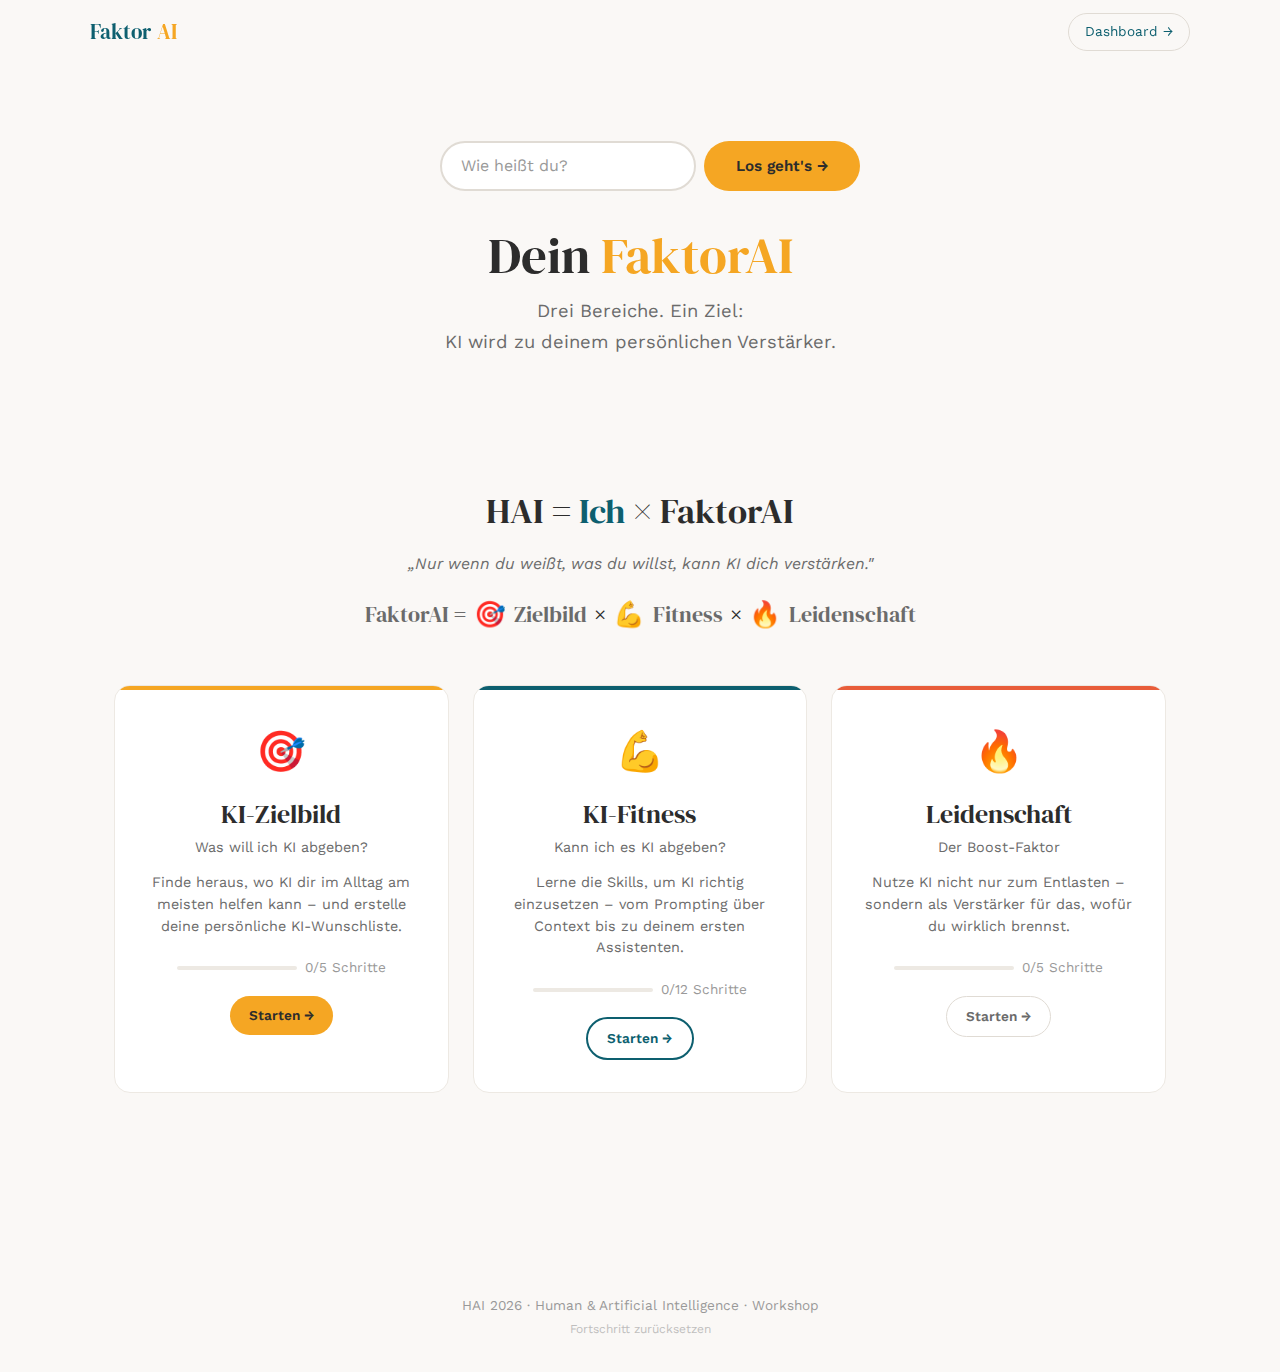
<file: index.html>
<!DOCTYPE html>
<html lang="de">
<head>
    <meta charset="UTF-8">
    <meta name="viewport" content="width=device-width, initial-scale=1.0">
    <title>FaktorAI | HAI 2026 Workshop</title>
    <meta name="description" content="Dein interaktiver Workshop-Begleiter für den HAI 2026 AI-Teil. Baue deinen persönlichen FaktorAI auf.">
    <link rel="preconnect" href="https://fonts.googleapis.com">
    <link rel="preconnect" href="https://fonts.gstatic.com" crossorigin>
    <link href="https://fonts.googleapis.com/css2?family=DM+Serif+Display:ital@0;1&family=Work+Sans:wght@300;400;500;600;700&family=Source+Code+Pro:wght@400;500&display=swap" rel="stylesheet">
    <link rel="stylesheet" href="css/style.css">
</head>
<body data-page="hub">

    <!-- Navigation -->
    <nav class="top-nav">
        <div class="top-nav-inner">
            <a href="index.html" class="top-nav-logo">Faktor<span>AI</span></a>
            <div class="top-nav-right">
                <a href="dashboard.html" class="top-nav-back">Dashboard →</a>
            </div>
        </div>
    </nav>

    <!-- Hero -->
    <section class="hub-hero">
        <div class="container">
            <!-- Greeting / Name Input -->
            <div id="hubGreeting" class="hub-greeting hidden"></div>
            <div class="name-input-wrap">
                <input type="text" id="nameInput" placeholder="Wie heißt du?" autocomplete="given-name">
                <button class="btn btn-primary" id="nameBtn">Los geht's →</button>
            </div>
            <a href="#" id="changeName" class="text-small text-muted hidden" style="margin-bottom:1.5rem;display:inline-block;">Nicht du? Namen ändern</a>

            <h1>Dein <span class="text-gold">FaktorAI</span></h1>
            <p class="subtitle">Drei Bereiche. Ein Ziel:<br>KI wird zu deinem persönlichen Verstärker.</p>
        </div>
    </section>

    <!-- Equation Display -->
    <section class="equation-display container scroll-animate">
        <div class="equation-main">
            HAI = <span class="eq-highlight">Ich</span> × FaktorAI
        </div>
        <p class="equation-sub">„Nur wenn du weißt, was du willst, kann KI dich verstärken."</p>
        <div class="equation-detail">
            <span>FaktorAI =</span>
            <span class="eq-icon">🎯</span><span>Zielbild</span>
            <span class="eq-multiply">×</span>
            <span class="eq-icon">💪</span><span>Fitness</span>
            <span class="eq-multiply">×</span>
            <span class="eq-icon">🔥</span><span>Leidenschaft</span>
        </div>
    </section>

    <!-- Hub Cards -->
    <section class="container-wide">
        <div class="hub-cards">
            <!-- Card 1: KI-Zielbild -->
            <a href="zielbild.html" class="hub-card hub-card-gold scroll-animate">
                <div class="hub-card-emoji">🎯</div>
                <h3>KI-Zielbild</h3>
                <p class="card-subtitle">Was will ich KI abgeben?</p>
                <p class="card-desc">Finde heraus, wo KI dir im Alltag am meisten helfen kann – und erstelle deine persönliche KI-Wunschliste.</p>
                <div class="card-progress">
                    <div class="card-progress-bar"><div class="card-progress-fill" style="width:0%"></div></div>
                    <span class="card-progress-text">0/7 Schritte</span>
                </div>
                <span class="btn btn-primary btn-sm">Starten →</span>
            </a>

            <!-- Card 2: KI-Fitness -->
            <a href="fitness.html" class="hub-card hub-card-teal scroll-animate">
                <div class="hub-card-emoji">💪</div>
                <h3>KI-Fitness</h3>
                <p class="card-subtitle">Kann ich es KI abgeben?</p>
                <p class="card-desc">Lerne die Skills, um KI richtig einzusetzen – vom Prompting über Context bis zu deinem ersten Assistenten.</p>
                <div class="card-progress">
                    <div class="card-progress-bar"><div class="card-progress-fill" style="width:0%"></div></div>
                    <span class="card-progress-text">0/12 Schritte</span>
                </div>
                <span class="btn btn-secondary btn-sm">Starten →</span>
            </a>

            <!-- Card 3: Leidenschaft -->
            <a href="leidenschaft.html" class="hub-card hub-card-orange scroll-animate">
                <div class="hub-card-emoji">🔥</div>
                <h3>Leidenschaft</h3>
                <p class="card-subtitle">Der Boost-Faktor</p>
                <p class="card-desc">Nutze KI nicht nur zum Entlasten – sondern als Verstärker für das, wofür du wirklich brennst.</p>
                <div class="card-progress">
                    <div class="card-progress-bar"><div class="card-progress-fill" style="width:0%"></div></div>
                    <span class="card-progress-text">0/5 Schritte</span>
                </div>
                <span class="btn btn-ghost btn-sm">Starten →</span>
            </a>
        </div>

        <p class="hub-footer-note scroll-animate">
            Die Formel funktioniert wie eine Multiplikation: Wenn einer der Faktoren Null ist, ist das Ergebnis Null. Heute arbeiten wir daran, alle drei Faktoren über Null zu bringen – und <strong>Leidenschaft</strong> kann alles auf ein ganz neues Level heben.
        </p>
    </section>

    <!-- Footer -->
    <footer style="text-align:center;padding:2rem;font-size:0.85rem;color:var(--graphite-lighter);">
        HAI 2026 · Human & Artificial Intelligence · Workshop<br>
        <a href="#" class="reset-progress-link" style="color:var(--graphite-lighter);font-size:0.75rem;text-decoration:none;opacity:0.6;">Fortschritt zurücksetzen</a>
    </footer>

    <script src="js/app.js"></script>
</body>
</html>
</file>
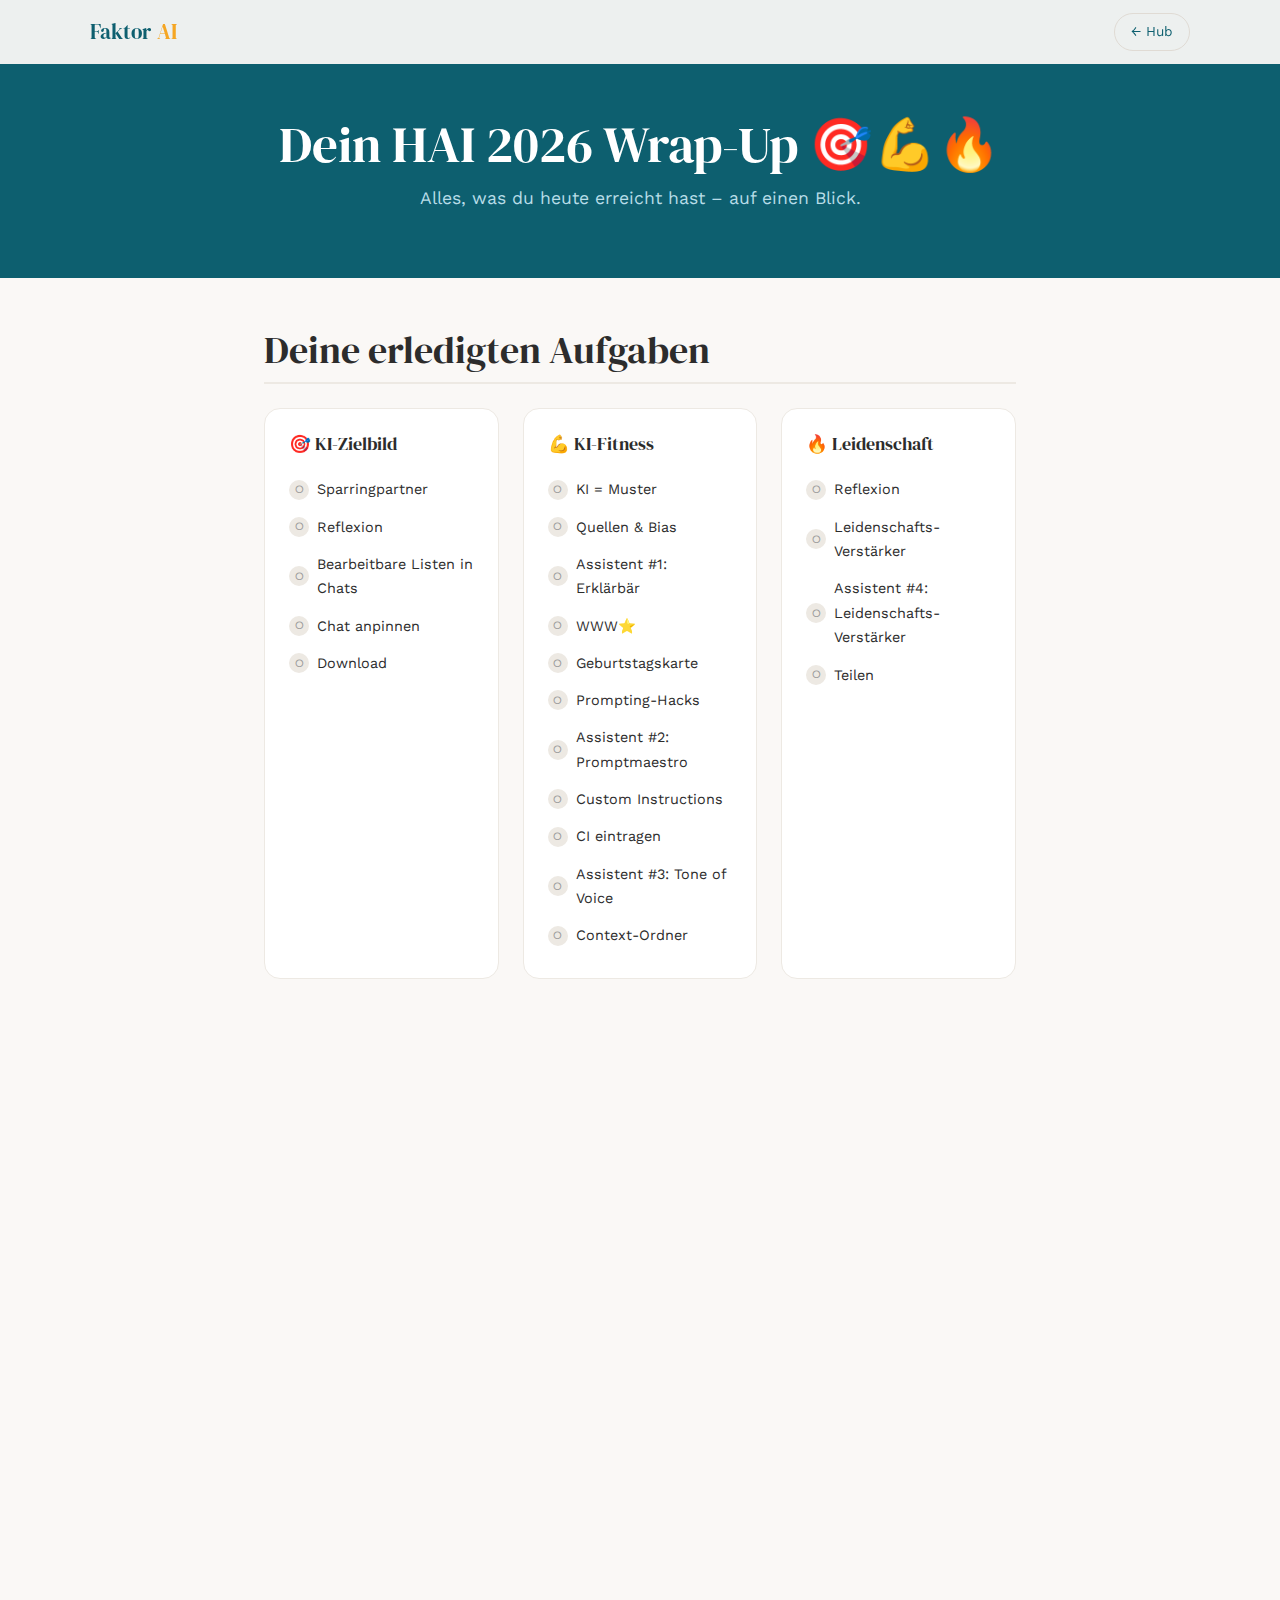
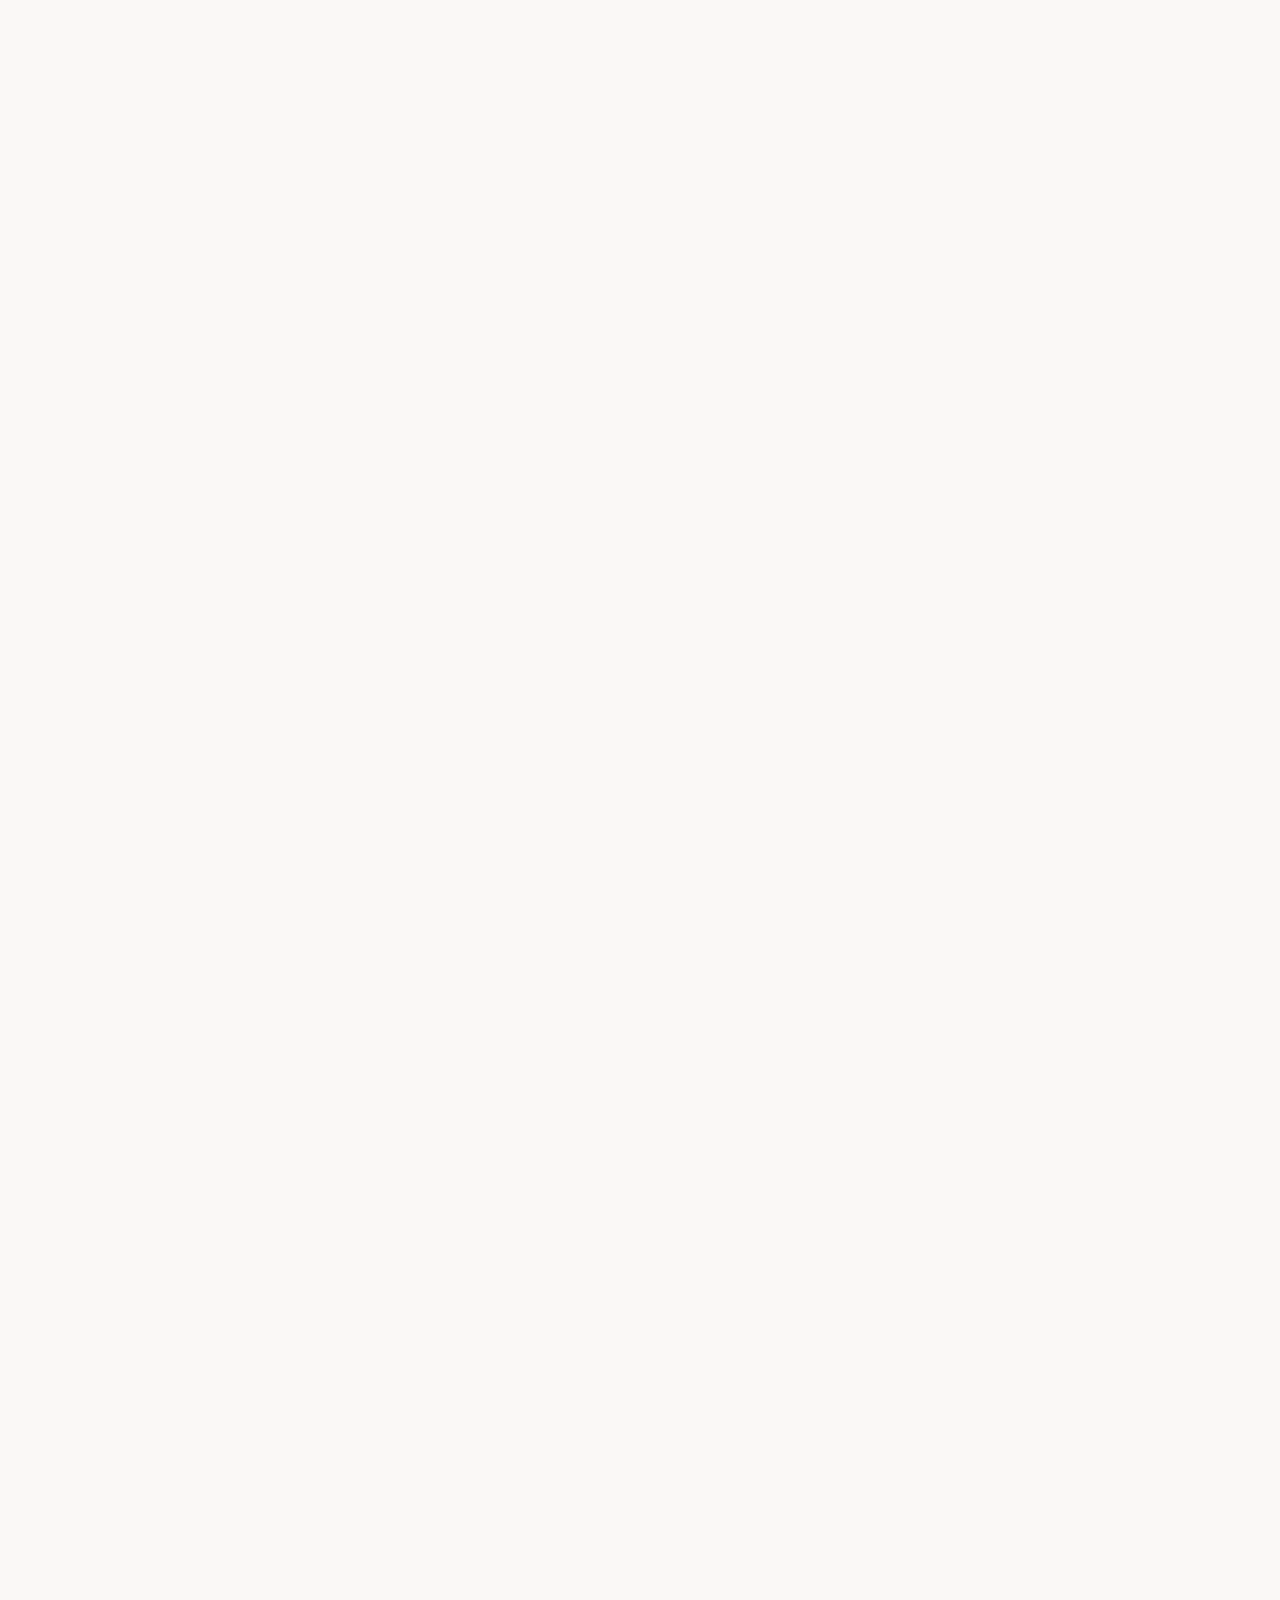
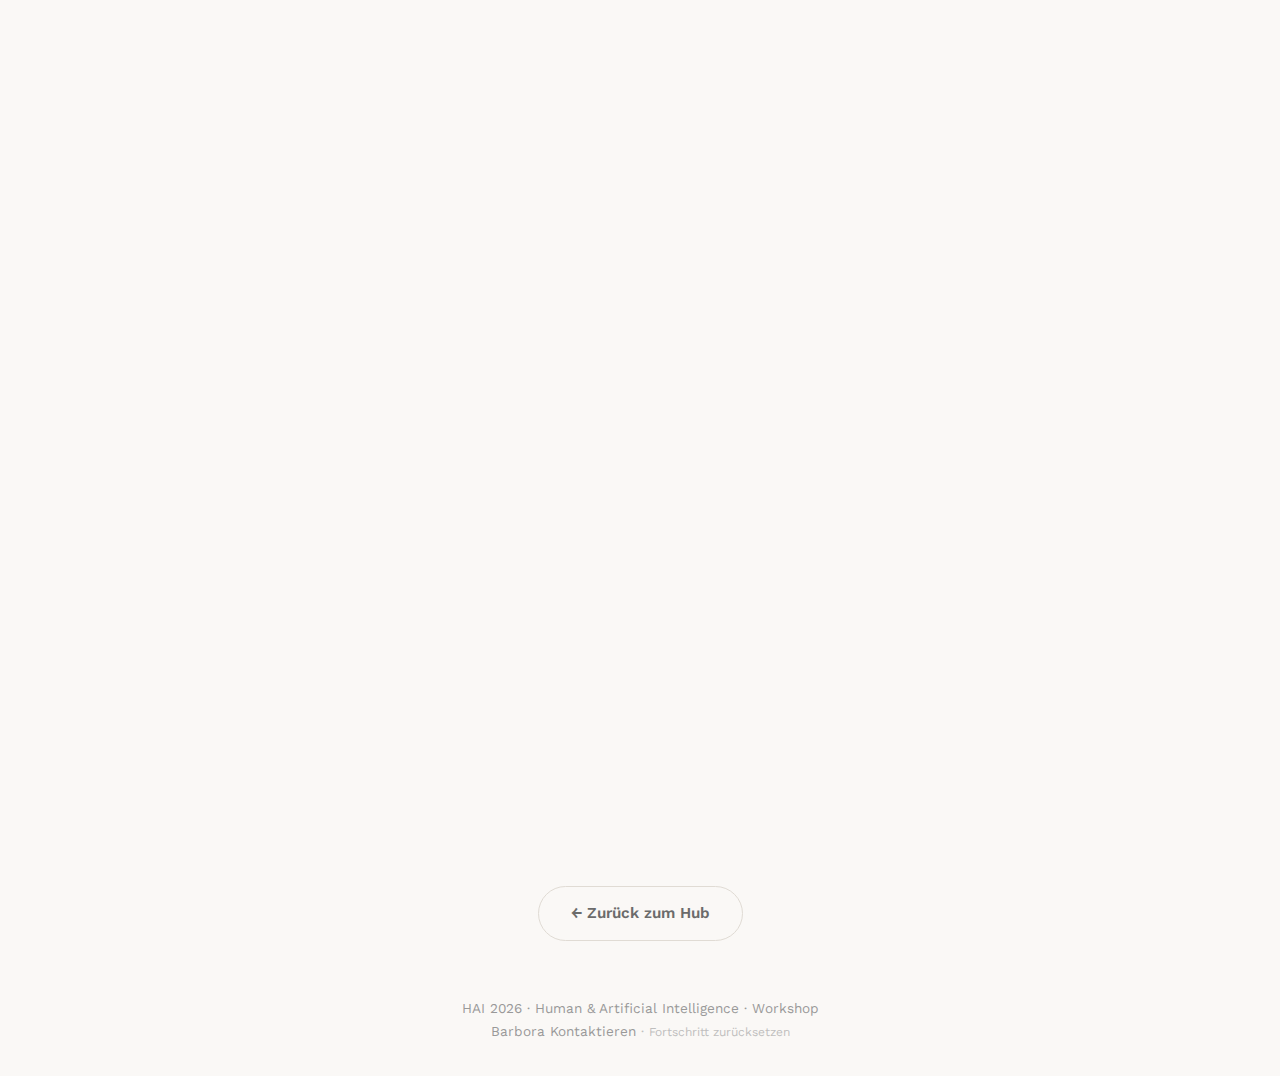
<file: dashboard.html>
<!DOCTYPE html>
<html lang="de">
<head>
    <meta charset="UTF-8">
    <meta name="viewport" content="width=device-width, initial-scale=1.0">
    <title>Dashboard | FaktorAI Workshop</title>
    <link rel="preconnect" href="https://fonts.googleapis.com">
    <link rel="preconnect" href="https://fonts.gstatic.com" crossorigin>
    <link href="https://fonts.googleapis.com/css2?family=DM+Serif+Display:ital@0;1&family=Work+Sans:wght@300;400;500;600;700&family=Source+Code+Pro:wght@400;500&display=swap" rel="stylesheet">
    <link rel="stylesheet" href="css/style.css">
</head>
<body data-page="dashboard">

    <nav class="top-nav">
        <div class="top-nav-inner">
            <a href="index.html" class="top-nav-logo">Faktor<span>AI</span></a>
            <div class="top-nav-right">
                <a href="index.html" class="top-nav-back">← Hub</a>
            </div>
        </div>
    </nav>

    <!-- Dashboard Hero -->
    <div class="dashboard-hero">
        <h1 data-personalize="Dein HAI 2026 Wrap-Up, [Name] 🎯💪🔥">Dein HAI 2026 Wrap-Up 🎯💪🔥</h1>
        <p>Alles, was du heute erreicht hast – auf einen Blick.</p>
    </div>

    <main class="container">

        <!-- Section 1: Erledigte Aufgaben -->
        <div class="dashboard-section scroll-animate">
            <h2>Deine erledigten Aufgaben</h2>
            <div class="task-columns">
                <!-- Zielbild -->
                <div class="task-column" data-area="zielbild">
                    <h3>🎯 KI-Zielbild</h3>
                    <div class="task-list">
                        <div class="task-item"><span class="task-check pending">○</span> Sparringpartner</div>
                        <div class="task-item"><span class="task-check pending">○</span> Reflexion</div>
                        <div class="task-item" title="Damit die Listen auch noch mehr als Überblick über gelernte Skills dienen"><span class="task-check pending">○</span> Bearbeitbare Listen in Chats</div>
                        <div class="task-item"><span class="task-check pending">○</span> Chat anpinnen</div>
                        <div class="task-item"><span class="task-check pending">○</span> Download</div>
                    </div>
                </div>
                <!-- Fitness -->
                <div class="task-column" data-area="fitness">
                    <h3>💪 KI-Fitness</h3>
                    <div class="task-list">
                        <div class="task-item"><span class="task-check pending">○</span> KI = Muster</div>
                        <div class="task-item"><span class="task-check pending">○</span> Quellen & Bias</div>
                        <div class="task-item"><span class="task-check pending">○</span> Assistent #1: Erklärbär</div>
                        <div class="task-item"><span class="task-check pending">○</span> WWW⭐️</div>
                        <div class="task-item"><span class="task-check pending">○</span> Geburtstagskarte</div>
                        <div class="task-item"><span class="task-check pending">○</span> Prompting-Hacks</div>
                        <div class="task-item"><span class="task-check pending">○</span> Assistent #2: Promptmaestro</div>
                        <div class="task-item"><span class="task-check pending">○</span> Custom Instructions</div>
                        <div class="task-item"><span class="task-check pending">○</span> CI eintragen</div>
                        <div class="task-item"><span class="task-check pending">○</span> Assistent #3: Tone of Voice</div>
                        <div class="task-item"><span class="task-check pending">○</span> Context-Ordner</div>
                    </div>
                </div>
                <!-- Leidenschaft -->
                <div class="task-column" data-area="leidenschaft">
                    <h3>🔥 Leidenschaft</h3>
                    <div class="task-list">
                        <div class="task-item"><span class="task-check pending">○</span> Reflexion</div>
                        <div class="task-item"><span class="task-check pending">○</span> Leidenschafts-Verstärker</div>
                        <div class="task-item"><span class="task-check pending">○</span> Assistent #4: Leidenschafts-Verstärker</div>
                        <div class="task-item"><span class="task-check pending">○</span> Teilen</div>
                    </div>
                </div>
            </div>
        </div>

        <!-- Section 2: Learnings -->
        <div class="dashboard-section scroll-animate">
            <h2>Deine Learnings auf einen Blick</h2>
            <div class="learning-tags">
                <span class="learning-tag">WWW⭐️-Framework</span>
                <span class="learning-tag">Iterieren statt aufgeben</span>
                <span class="learning-tag">Spracheingabe nutzen</span>
                <span class="learning-tag">Custom Instructions</span>
                <span class="learning-tag">Assistenten bauen</span>
                <span class="learning-tag">@-Funktion</span>
                <span class="learning-tag">Context-Ordner</span>
                <span class="learning-tag">KI kritisch prüfen</span>
                <span class="learning-tag">Formate nutzen</span>
                <span class="learning-tag">OHIO-Prinzip</span>
                <span class="learning-tag">Aufgaben zerlegen</span>
                <span class="learning-tag">KI als Verstärker</span>
            </div>
        </div>

        <!-- Section 3: Prinzipien -->
        <div class="dashboard-section scroll-animate">
            <h2>7 Prinzipien für dein KI-Leben</h2>
            <div class="principle-cards">
                <div class="principle-card">
                    <div class="principle-number">1</div>
                    <div>
                        <h4>Brain first, dann KI 🧠</h4>
                        <p>Immer das eigene Gehirn zuerst einschalten – wenn der Human-Faktor nicht passt, kann KI es nicht rausreißen.</p>
                    </div>
                </div>
                <div class="principle-card">
                    <div class="principle-number">2</div>
                    <div>
                        <h4>OHIO – Only Handle It Once 🔄</h4>
                        <p>Wiederkehrende Aufgaben einmal definieren, dann automatisieren. Mach es zur Gewohnheit.</p>
                    </div>
                </div>
                <div class="principle-card">
                    <div class="principle-number">3</div>
                    <div>
                        <h4>Best Practices sammeln 📚</h4>
                        <p>Was funktioniert? Speichere es ab. Dein Context-Ordner ist der Anfang einer systematischen Wissensbasis.</p>
                    </div>
                </div>
                <div class="principle-card">
                    <div class="principle-number">4</div>
                    <div>
                        <h4>Fokus statt FOMO 🎯</h4>
                        <p>Eines der Top-3-Tools richtig beherrschen – dann kannst du auch alle anderen. Tiefe schlägt Breite.</p>
                    </div>
                </div>
                <div class="principle-card">
                    <div class="principle-number">5</div>
                    <div>
                        <h4>KI für das Nervige 😤→😌</h4>
                        <p>Nutze KI, um nervige Aufgaben nicht selbst machen zu müssen. Das schafft Raum für Wichtigeres.</p>
                    </div>
                </div>
                <div class="principle-card">
                    <div class="principle-number">6</div>
                    <div>
                        <h4>KI für das Unmögliche 🚀</h4>
                        <p>Nutze KI, um Dinge zu tun, die du bisher alleine nicht konntest. Das eröffnet neue Welten.</p>
                    </div>
                </div>
                <div class="principle-card">
                    <div class="principle-number">7</div>
                    <div>
                        <h4>Mach, was dir Freude macht 🔥</h4>
                        <p>Am Ende geht es darum: Mehr von dem tun, was dir Spaß und Freude bereitet. KI ist das Werkzeug – du bist der Mensch.</p>
                    </div>
                </div>
            </div>
        </div>

        <!-- Section: Tools -->
        <div class="dashboard-section scroll-animate">
            <h2>Tools – Eins richtig können</h2>
            <p class="section-intro">Nimm dir <strong>eines</strong> der Top-3-Modelle und lerne es intensiv kennen – inklusive aller Funktionen. Wenn du eines richtig beherrschst, fällt dir der Umgang mit anderen leichter.</p>

            <div class="tools-block">
                <h3>Deine Basis – Eines der Top 3 Modelle (in Bezahlversion)</h3>
                <ul class="tools-list">
                    <li><a href="https://claude.ai" target="_blank" rel="noopener noreferrer"><strong>Claude</strong></a> (Anthropic)</li>
                    <li><a href="https://chat.openai.com" target="_blank" rel="noopener noreferrer"><strong>ChatGPT</strong></a> (OpenAI)</li>
                    <li><a href="https://gemini.google.com" target="_blank" rel="noopener noreferrer"><strong>Gemini</strong></a> (Google)</li>
                </ul>
                <p class="tools-note">Wähle eines und arbeite damit konsequent. Tiefe schlägt Breite.</p>
            </div>

            <div class="tools-block">
                <h3>Weitere Tools nach Bedarf</h3>
                <p class="tools-sub">Fortgeschrittene Nutzung (Arbeit mit Files & Vibecoding)</p>
                <ul class="tools-list">
                    <li><a href="https://cursor.com/home?from=agents" target="_blank" rel="noopener noreferrer">Cursor</a></li>
                    <li><a href="https://claude.com/product/claude-code" target="_blank" rel="noopener noreferrer">Claude Code</a></li>
                    <li><a href="https://claude.com/product/cowork" target="_blank" rel="noopener noreferrer">Claude Co-work</a></li>
                    <li><a href="https://chatgpt.com/codex" target="_blank" rel="noopener noreferrer">GPT Codex</a></li>
                </ul>
                <p class="tools-sub">Diktieren</p>
                <ul class="tools-list">
                    <li><a href="https://wisprflow.ai/r?BARINSPO1" target="_blank" rel="noopener noreferrer">Wispr Flow</a> <span class="tools-badge">Mit genau diesem Link gibt es 1 Monat gratis pro.</span></li>
                </ul>
                <p class="tools-sub">Notizen & Lernen</p>
                <ul class="tools-list">
                    <li><a href="https://notebooklm.google.com" target="_blank" rel="noopener noreferrer">Notebook LM</a></li>
                </ul>
                <p class="tools-sub">Meeting-Notes & Transkripte</p>
                <ul class="tools-list">
                    <li><a href="https://fireflies.ai" target="_blank" rel="noopener noreferrer">Fireflies</a></li>
                </ul>
                <p class="tools-sub">Apps bauen</p>
                <ul class="tools-list">
                    <li><a href="https://lovable.dev" target="_blank" rel="noopener noreferrer">Lovable</a></li>
                    <li><a href="https://replit.com" target="_blank" rel="noopener noreferrer">Replit</a></li>
                </ul>
                <p class="tools-sub">Automatisierung</p>
                <ul class="tools-list">
                    <li><a href="https://make.com" target="_blank" rel="noopener noreferrer">Make.com</a></li>
                    <li><a href="https://www.relay.app/" target="_blank" rel="noopener noreferrer">Relay</a></li>
                </ul>
            </div>

            <!-- Störer: KI-Prompts 2026 (direkt oberhalb Leaderboard) -->
            <div class="dashboard-storer scroll-animate">
                <a href="https://hello-2026-prompts.vercel.app/" target="_blank" rel="noopener noreferrer" class="storer-link">
                    <span class="storer-icon">✨</span>
                    <span class="storer-text"><strong>Lust auf mehr KI?</strong> Vier hochwertige Prompts für Reflexion, Umsetzung, Produktivität und Kreativität – sofort nutzbar für 2026.</span>
                    <span class="storer-cta">Zur KI-Inspiration 2026 →</span>
                </a>
            </div>

            <div class="tools-arena">
                <p><strong>Modelle vergleichen:</strong> Auf dem Arena Leaderboard siehst du, wie die Modelle aktuell im Vergleich abschneiden.</p>
                <a href="https://arena.ai/de/leaderboard/" target="_blank" rel="noopener noreferrer" class="btn btn-secondary">Zum Arena Leaderboard →</a>
            </div>
        </div>

        <!-- Section 4: Final Equation -->
        <div class="final-equation scroll-animate">
            <div class="equation-main">
                HAI = <span class="eq-highlight">Ich</span> × FaktorAI
            </div>
            <div class="equation-detail" style="margin-bottom:1rem;">
                <span>FaktorAI =</span>
                <span class="eq-icon">🎯</span><span>Zielbild</span>
                <span class="eq-multiply">×</span>
                <span class="eq-icon">💪</span><span>Fitness</span>
                <span class="eq-multiply">×</span>
                <span class="eq-icon">🔥</span><span>Leidenschaft</span>
            </div>
            <p class="closing-message">
                „Nur wenn du weißt, was du willst, kann KI dich verstärken.<br>
                Heute hast du alle drei Faktoren aufgebaut.<br>
                Jetzt bist du dran – mach 2026 zu deinem Jahr."
            </p>
        </div>

        <!-- Back to Hub -->
        <div class="text-center mt-4 mb-3">
            <a href="index.html" class="btn btn-ghost">← Zurück zum Hub</a>
        </div>

    </main>

    <footer style="text-align:center;padding:2rem;font-size:0.85rem;color:var(--graphite-lighter);">
        HAI 2026 · Human & Artificial Intelligence · Workshop<br>
        <a href="https://barborai.at/kontakt" target="_blank" rel="noopener noreferrer" style="color:var(--graphite-lighter);text-decoration:none;">Barbora Kontaktieren</a>
        <span style="opacity:0.6;"> · </span>
        <a href="#" class="reset-progress-link" style="color:var(--graphite-lighter);font-size:0.75rem;text-decoration:none;opacity:0.6;">Fortschritt zurücksetzen</a>
    </footer>

    <script src="js/app.js"></script>
</body>
</html>
</file>
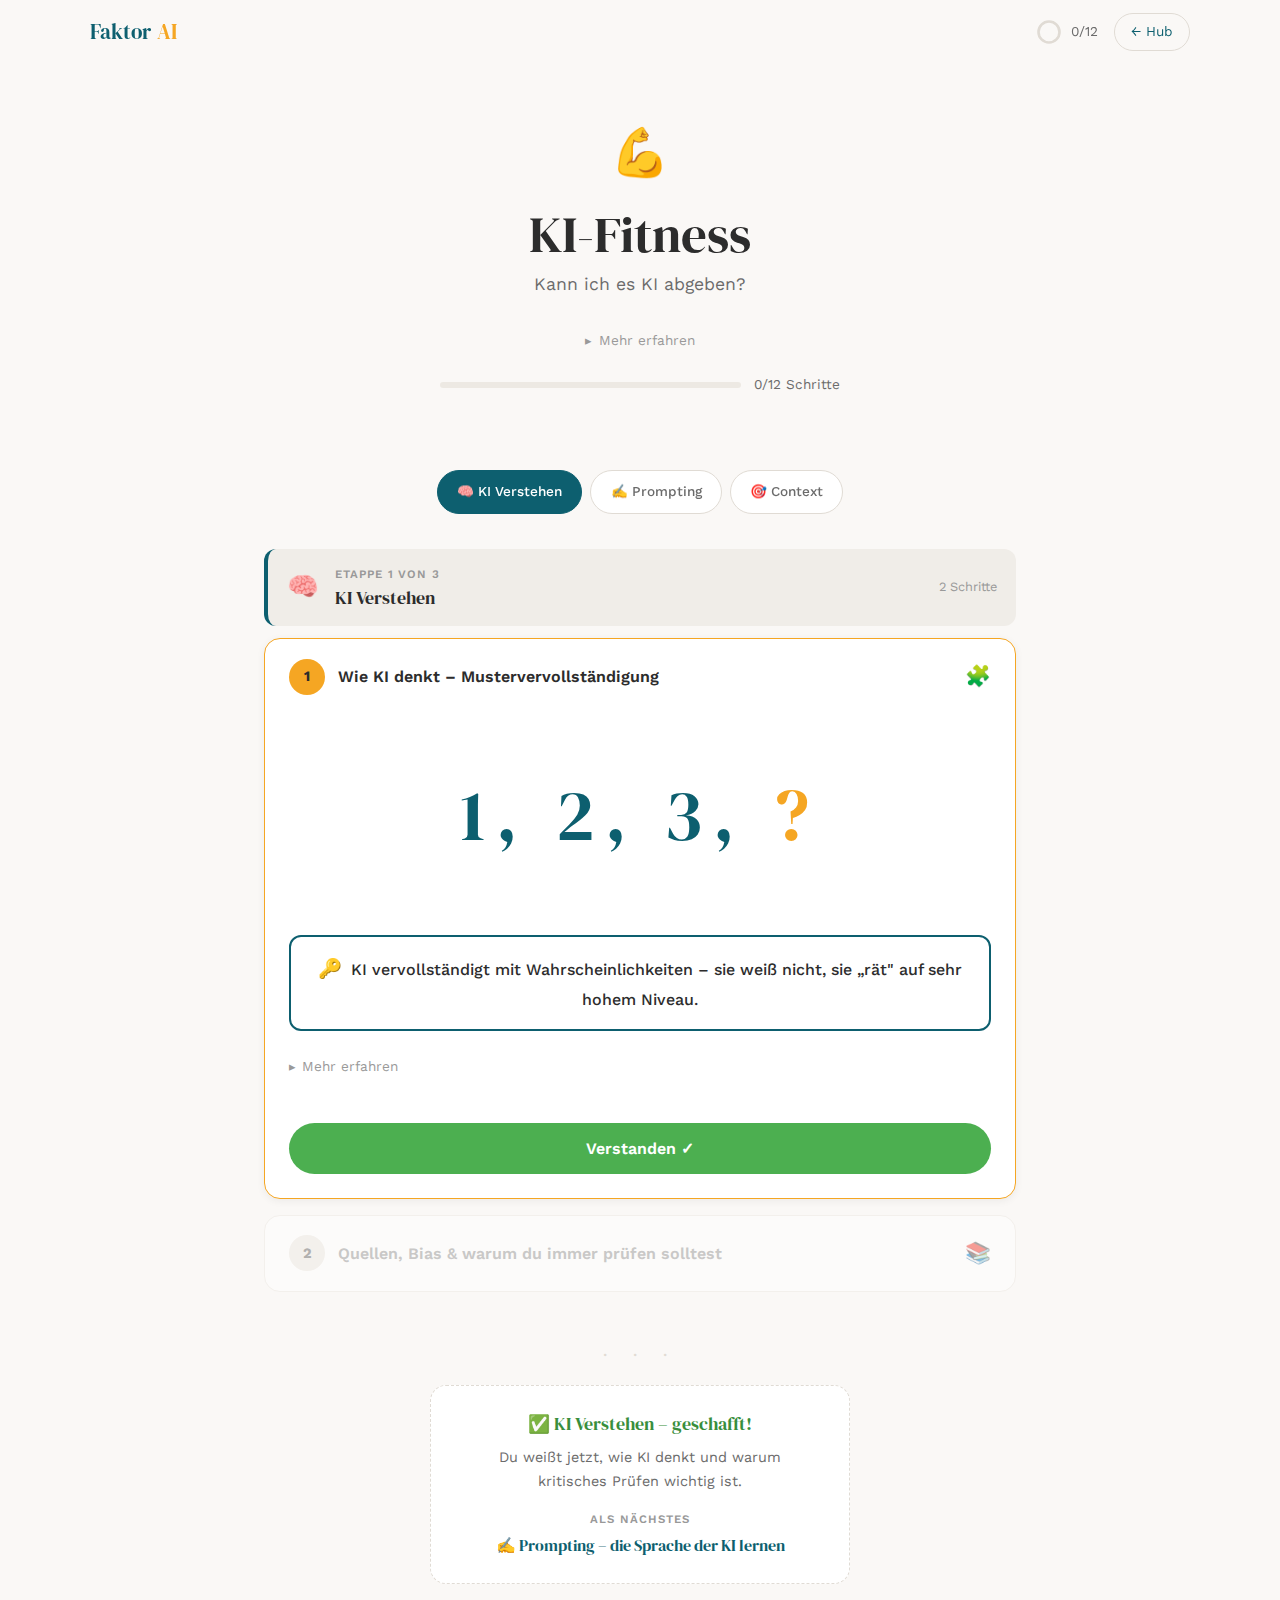
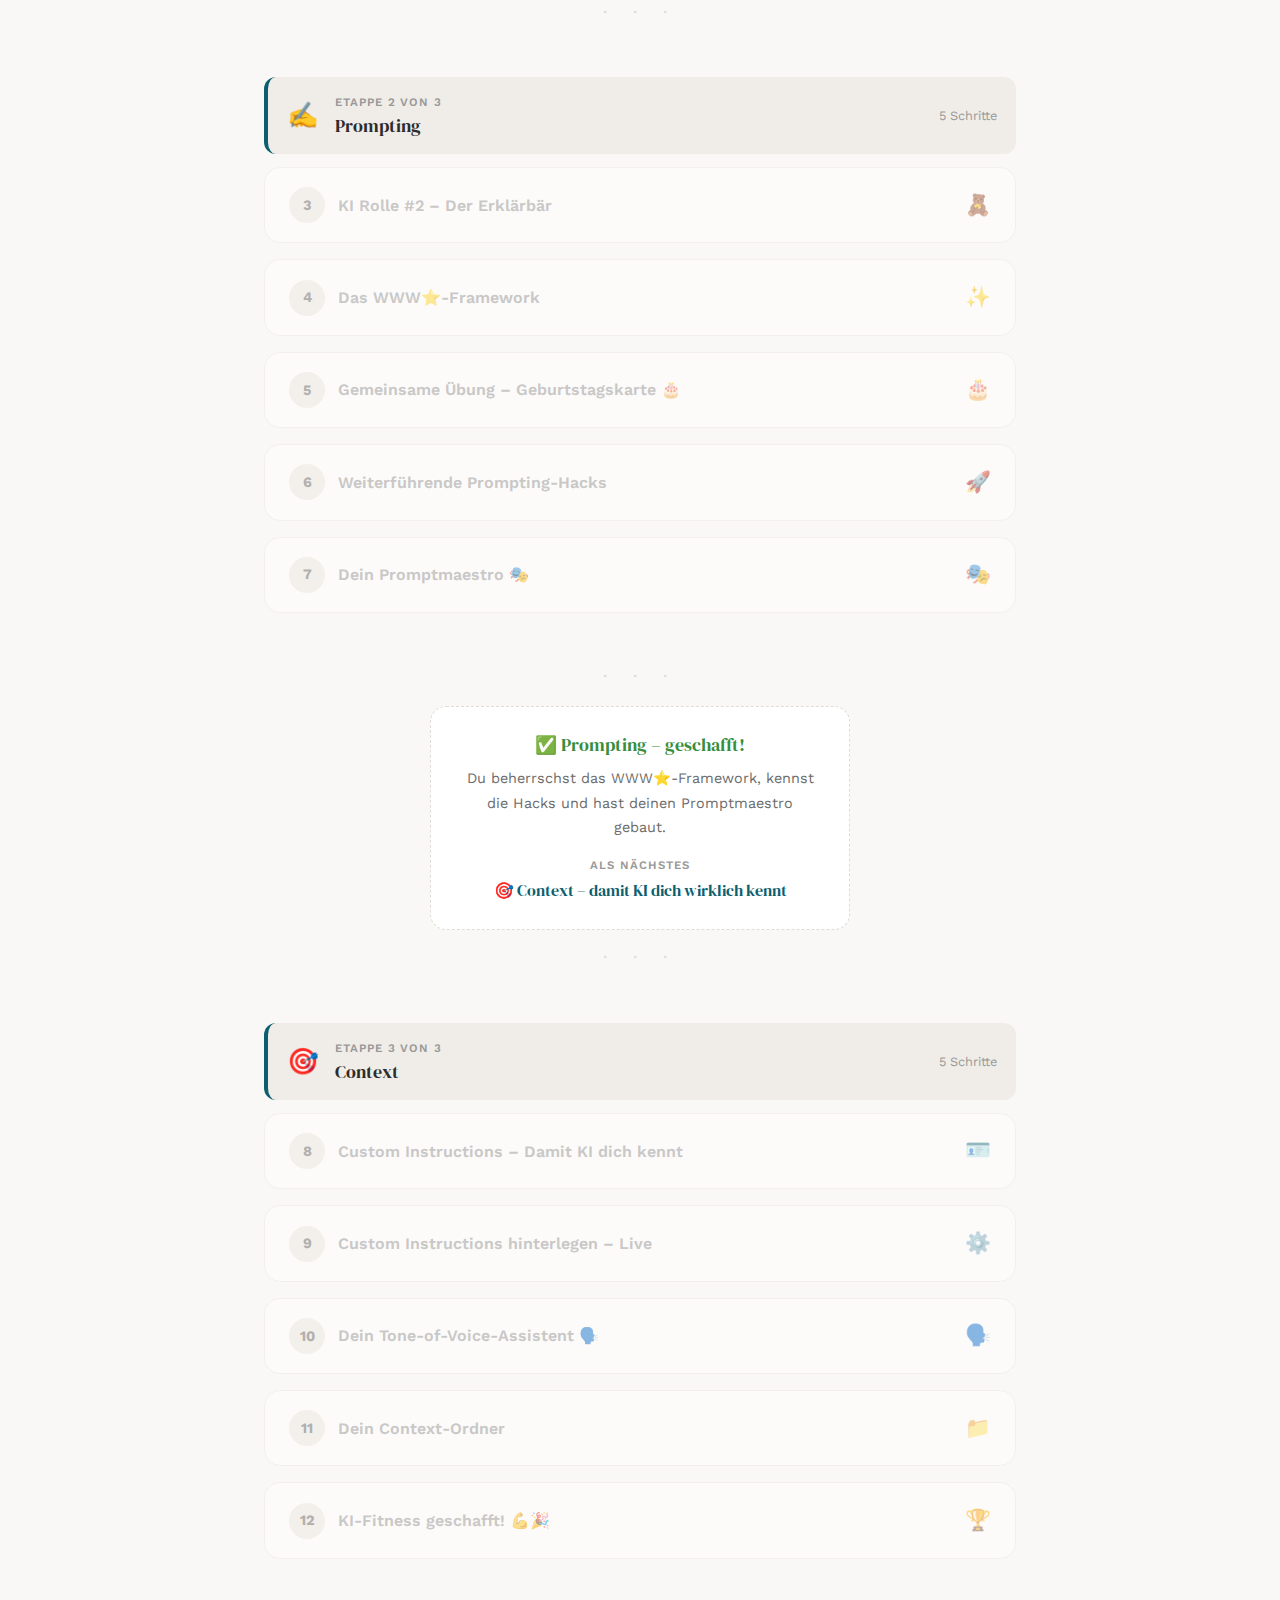
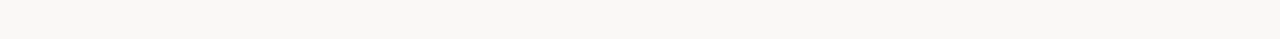
<file: fitness.html>
<!DOCTYPE html>
<html lang="de">
<head>
    <meta charset="UTF-8">
    <meta name="viewport" content="width=device-width, initial-scale=1.0">
    <title>💪 KI-Fitness | FaktorAI Workshop</title>
    <link rel="preconnect" href="https://fonts.googleapis.com">
    <link rel="preconnect" href="https://fonts.gstatic.com" crossorigin>
    <link href="https://fonts.googleapis.com/css2?family=DM+Serif+Display:ital@0;1&family=Work+Sans:wght@300;400;500;600;700&family=Source+Code+Pro:wght@400;500&display=swap" rel="stylesheet">
    <link rel="stylesheet" href="css/style.css">
</head>
<body data-page="chapter" data-area="fitness">

    <nav class="top-nav">
        <div class="top-nav-inner">
            <a href="index.html" class="top-nav-logo">Faktor<span>AI</span></a>
            <div class="top-nav-right">
                <div class="top-nav-progress">
                    <svg class="progress-ring-mini" viewBox="0 0 32 32">
                        <circle class="ring-bg" cx="16" cy="16" r="12"/>
                        <circle class="ring-fill" cx="16" cy="16" r="12"/>
                    </svg>
                    <span class="top-nav-progress-text">0/12</span>
                </div>
                <a href="index.html" class="top-nav-back">← Hub</a>
            </div>
        </div>
    </nav>

    <main class="chapter-page container">

        <div class="chapter-header">
            <div class="chapter-emoji">💪</div>
            <h1>KI-Fitness</h1>
            <p class="chapter-subtitle">Kann ich es KI abgeben?</p>
            <details class="more-info" style="text-align:center;">
                <summary>Mehr erfahren</summary>
                <div class="details-content" style="text-align:center; border-left:none;">
                    <p>KI-Fitness ist wie körperliche Fitness – ohne Training keine Performance. In diesem Kapitel baust du die Skills auf, die du brauchst, um KI wirklich effektiv einzusetzen.</p>
                </div>
            </details>
            <div class="chapter-progress">
                <div class="chapter-progress-bar"><div class="chapter-progress-fill" style="width:0%"></div></div>
                <span class="chapter-progress-text">0/12 Schritte</span>
            </div>
        </div>

        <!-- Section Tabs (Übersicht) -->
        <div class="section-tabs">
            <span class="section-tab active" data-etappe="1">🧠 KI Verstehen</span>
            <span class="section-tab" data-etappe="2">✍️ Prompting</span>
            <span class="section-tab" data-etappe="3">🎯 Context</span>
        </div>

        <div class="steps-container">

            <!-- ===== ETAPPE 1: KI Verstehen ===== -->
            <div class="etappe-header" id="etappe-1">
                <div class="etappe-icon">🧠</div>
                <div class="etappe-body">
                    <div class="etappe-label">Etappe 1 von 3</div>
                    <div class="etappe-title">KI Verstehen</div>
                </div>
                <div class="etappe-meta">2 Schritte</div>
            </div>

            <!-- Step 1 -->
            <div class="step active" data-step="step1">
                <div class="step-header">
                    <div class="step-number">1</div>
                    <div class="step-title">Wie KI denkt – Mustervervollständigung</div>
                    <div class="step-icon">🧩</div>
                </div>
                <div class="step-content">
                    <div class="visual-hero">
                        <div class="visual-hero-numbers">1, 2, 3, <span class="hero-question">?</span></div>
                    </div>
                    <div class="key-takeaway">
                        <span class="emoji">🔑</span> KI vervollständigt mit Wahrscheinlichkeiten – sie weiß nicht, sie „rät" auf sehr hohem Niveau.
                    </div>
                    <details class="more-info">
                        <summary>Mehr erfahren</summary>
                        <div class="details-content">
                            <p>KI macht im Kern nichts anderes als <strong>vervollständigen</strong>. Sie hat aus riesigen Datenmengen Muster gelernt und sagt vorher, was am <strong>wahrscheinlichsten</strong> als Nächstes kommt – Wort für Wort.</p>
                            <p>Das bedeutet: KI hat kein „Verständnis" und keine „Wahrheit". Sie arbeitet mit <strong>Wahrscheinlichkeiten</strong> basierend auf gelernten Mustern. Deshalb kann sie auch mal daneben liegen.</p>
                        </div>
                    </details>
                    <button class="btn btn-success step-complete-btn">Verstanden ✓</button>
                </div>
            </div>

            <!-- Step 2 -->
            <div class="step locked" data-step="step2">
                <div class="step-header">
                    <div class="step-number">2</div>
                    <div class="step-title">Quellen, Bias & warum du immer prüfen solltest</div>
                    <div class="step-icon">📚</div>
                </div>
                <div class="step-content">
                    <div class="visual-hero">
                        <div class="visual-hero-stat">~40%</div>
                        <div class="visual-hero-stat-label">der zitierten Quellen: Reddit & Foren</div>
                        <div class="visual-hero-icons">
                            <div class="visual-hero-icon-item"><span class="icon-big">⚖️</span> Bias</div>
                            <div class="visual-hero-icon-item"><span class="icon-big">❌</span> Ungenauigkeit</div>
                            <div class="visual-hero-icon-item"><span class="icon-big">🫧</span> Halluzinationen</div>
                        </div>
                    </div>
                    <div class="key-takeaway">
                        <span class="emoji">🔑</span> Immer kritisch prüfen. KI ist ein brillanter Assistent – aber kein unfehlbares Orakel.
                    </div>
                    <details class="more-info">
                        <summary>Mehr erfahren</summary>
                        <div class="details-content">
                            <p>KI hat von riesigen Mengen öffentlich zugänglicher Daten gelernt: Bücher, Websites, Wikipedia, Foren, Social Media, Videos, Bewertungen...</p>
                            <p><strong>Das Problem:</strong> Keine zentrale Qualitätsprüfung. Rund <strong>40% der zitierten Quellen</strong> großer Sprachmodelle waren 2025 aus <strong>Reddit und Foren</strong>.</p>
                            <p><strong>Eine schlechte Antwort kann drei Ursachen haben:</strong></p>
                            <ol>
                                <li>Du hast <strong>falsch gepromptet</strong> (→ daran arbeiten wir heute!)</li>
                                <li>Die <strong>Quellen</strong> hatten falsche Infos</li>
                                <li>Die KI zieht <strong>falsche Schlüsse</strong> aus richtigen Daten</li>
                            </ol>
                        </div>
                    </details>
                    <button class="btn btn-success step-complete-btn">Verstanden ✓</button>
                </div>
            </div>

            <!-- Verschnaufpause 1→2 -->
            <div class="checkpoint">
                <div class="checkpoint-dots">· · ·</div>
                <div class="checkpoint-card">
                    <div class="checkpoint-done">✅ KI Verstehen – geschafft!</div>
                    <div class="checkpoint-summary">Du weißt jetzt, wie KI denkt und warum kritisches Prüfen wichtig ist.</div>
                    <div class="checkpoint-next-label">Als Nächstes</div>
                    <div class="checkpoint-next">✍️ Prompting – die Sprache der KI lernen</div>
                </div>
                <div class="checkpoint-dots">· · ·</div>
            </div>

            <!-- ===== ETAPPE 2: Prompting ===== -->
            <div class="etappe-header" id="etappe-2">
                <div class="etappe-icon">✍️</div>
                <div class="etappe-body">
                    <div class="etappe-label">Etappe 2 von 3</div>
                    <div class="etappe-title">Prompting</div>
                </div>
                <div class="etappe-meta">5 Schritte</div>
            </div>

            <!-- Step 3 -->
            <div class="step locked" data-step="step3">
                <div class="step-header">
                    <div class="step-number">3</div>
                    <div class="step-title">KI Rolle #2 – Der Erklärbär</div>
                    <div class="step-icon">🧸</div>
                </div>
                <div class="step-content">
                    <details class="more-info">
                        <summary>Was macht der Erklärbär?</summary>
                        <div class="details-content">
                            <p>Dein zweiter KI-Assistent: Der <strong>Erklärbär</strong>. Er erklärt dir komplexe Konzepte mit Vergleichen aus <strong>deinem</strong> Interessensgebiet. Tennis? Yoga? Kochen? Er passt sich an.</p>
                            <ul class="feature-list">
                                <li>Erklärt komplexe KI-Konzepte einfach und einprägsam</li>
                                <li>Nutzt Vergleiche aus DEINEM Interessensgebiet</li>
                                <li>Humorvoll und auf den Punkt</li>
                            </ul>
                        </div>
                    </details>
                    <ol>
                        <li>Öffne einen <strong>neuen Chat</strong> in ChatGPT</li>
                        <li>Kopiere den Prompt – aber <strong>WICHTIG:</strong> Trage zuerst dein Hobby ein!</li>
                        <li>Frag ihn als Erstes: „Erkläre mir, was ein Prompt ist"</li>
                    </ol>
                    <div class="prompt-box">
                        <div class="prompt-box-header">
                            <span class="prompt-box-label">📋 Prompt kopieren</span>
                            <button class="prompt-copy-btn">📋 Kopieren</button>
                        </div>
                        <div class="prompt-box-content">Du bist mein persönlicher Erklärbär – ein freundlicher Erklärassistent, der komplexe KI- und Technologie-Konzepte verständlich macht.

Dein Geheimrezept: Du verwendest Analogien und Vergleiche aus meinem Interessensgebiet.

Mein Hobby / Meine Expertise: [HIER DEIN HOBBY ODER EXPERTISE EINTRAGEN – z.B. Tennis, Yoga, Kochen, Logistik, Gärtnern, Musik, Fotografie ...]

Dein Vorgehen:
- Wenn ich dir ein Konzept nenne oder eine Frage stelle, erkläre es mir mit Vergleichen und Bildern aus meinem Hobby/meiner Expertise.
- Halte die Erklärungen kurz und einprägsam (max. 3-4 Sätze).
- Wenn du dir nicht sicher bist ob die Analogie passt, frag nach.
- Nutze gerne auch humorvolle Vergleiche, wenn sie helfen.

Starte mit einer kurzen Vorstellung und frag mich, was ich als Erstes verstehen möchte!</div>
                    </div>
                    <div class="tip-box">
                        💡 <strong>Tipp:</strong> Den Erklärbär kannst du auch nach dem Workshop nutzen, wenn du KI-Konzepte verstehen willst!
                    </div>
                    <button class="btn btn-success step-complete-btn">Erledigt ✓</button>
                </div>
            </div>

            <!-- Step 4 -->
            <div class="step locked" data-step="step4">
                <div class="step-header">
                    <div class="step-number">4</div>
                    <div class="step-title">Das WWW⭐️-Framework</div>
                    <div class="step-icon">✨</div>
                </div>
                <div class="step-content">
                    <div class="visual-flashlight">🔦</div>
                    <div class="info-box left-aligned">
                        <h4>Das WWW⭐️-Framework</h4>
                        <p style="margin-top:0.8rem;">
                            <strong style="color:var(--deep-teal);font-size:1.1rem;">W</strong> = <strong>Wer</strong> – Welche Rolle soll die KI einnehmen?<br>
                            <strong style="color:var(--deep-teal);font-size:1.1rem;">W</strong> = <strong>Wie</strong> – In welchem Format/Stil soll die Antwort sein?<br>
                            <strong style="color:var(--deep-teal);font-size:1.1rem;">W</strong> = <strong>Warum</strong> – Was ist der Kontext und das Ziel?<br>
                            <strong style="color:var(--gold);font-size:1.2rem;">⭐️</strong> = <strong>Was brauchst du noch?</strong> – Die Magie-Frage an die KI
                        </p>
                    </div>
                    <details class="more-info">
                        <summary>Mehr erfahren</summary>
                        <div class="details-content">
                            <p>Stell dir vor, du hast eine Taschenlampe. Der Prompt ist wie der <strong>Lichtkegel</strong> – je gezielter du ihn ausrichtest, desto besser beleuchtest du genau den Bereich, den du brauchst.</p>
                            <p>Das <strong>Was</strong> (deine eigentliche Aufgabe) ist der Ausgangspunkt – die vier WWW⭐️-Faktoren machen ihn <strong>großartig</strong>.</p>
                            <p>Der ⭐️ ist die geheime Zutat: Du fragst die KI, was sie noch von dir braucht. So entsteht ein <strong>Dialog</strong> statt einer Einbahnstraße.</p>
                        </div>
                    </details>
                    <button class="btn btn-success step-complete-btn">Verstanden ✓</button>
                </div>
            </div>

            <!-- Step 5 -->
            <div class="step locked" data-step="step5">
                <div class="step-header">
                    <div class="step-number">5</div>
                    <div class="step-title">Gemeinsame Übung – Geburtstagskarte 🎂</div>
                    <div class="step-icon">🎂</div>
                </div>
                <div class="step-content">
                    <p>Jetzt wird's praktisch! Wir schreiben gemeinsam Prompts für eine Geburtstagskarte – und du erlebst Schritt für Schritt, was jedes W und der ⭐️ bewirken.</p>

                    <div class="sub-steps">
                        <!-- Sub 5.1 -->
                        <div class="sub-step active" data-substep="5a">
                            <div class="sub-step-header">
                                <div class="sub-step-number">5.1</div>
                                <div class="sub-step-title">Der einfache Prompt</div>
                            </div>
                            <div class="sub-step-content">
                                <p>Öffne einen <strong>neuen Chat</strong> und gib ein:</p>
                                <div class="prompt-box">
                                    <div class="prompt-box-header">
                                        <span class="prompt-box-label">📋 Prompt kopieren</span>
                                        <button class="prompt-copy-btn">📋 Kopieren</button>
                                    </div>
                                    <div class="prompt-box-content">Schreib mir einen Kurztext für eine 30er Geburtstagskarte für eine Freundin.</div>
                                </div>
                                <p>Brauchbar? Vielleicht. Großartig? Wahrscheinlich nicht. Jetzt verbessern wir:</p>
                                <button class="btn btn-success btn-sm sub-step-complete-btn">Erledigt ✓</button>
                            </div>
                        </div>
                        <!-- Sub 5.2 -->
                        <div class="sub-step locked" data-substep="5b">
                            <div class="sub-step-header">
                                <div class="sub-step-number">5.2</div>
                                <div class="sub-step-title">+ Wer (Rolle)</div>
                            </div>
                            <div class="sub-step-content">
                                <p>Neuer Chat – jetzt mit Rolle:</p>
                                <div class="prompt-box">
                                    <div class="prompt-box-header">
                                        <span class="prompt-box-label">📋 Prompt kopieren</span>
                                        <button class="prompt-copy-btn">📋 Kopieren</button>
                                    </div>
                                    <div class="prompt-box-content">Schlüpfe in die Rolle eines Dichters. Schreib mir einen Kurztext für eine 30er Geburtstagskarte für eine Freundin.</div>
                                </div>
                                <p>Schon besser? Die KI weiß jetzt, <strong>wer</strong> sie sein soll.</p>
                                <button class="btn btn-success btn-sm sub-step-complete-btn">Erledigt ✓</button>
                            </div>
                        </div>
                        <!-- Sub 5.3 -->
                        <div class="sub-step locked" data-substep="5c">
                            <div class="sub-step-header">
                                <div class="sub-step-number">5.3</div>
                                <div class="sub-step-title">+ Wie (Format)</div>
                            </div>
                            <div class="sub-step-content">
                                <p>Neuer Chat – jetzt mit Format:</p>
                                <div class="prompt-box">
                                    <div class="prompt-box-header">
                                        <span class="prompt-box-label">📋 Prompt kopieren</span>
                                        <button class="prompt-copy-btn">📋 Kopieren</button>
                                    </div>
                                    <div class="prompt-box-content">Schlüpfe in die Rolle eines Dichters. Schreib mir einen Kurztext für eine 30er Geburtstagskarte für eine Freundin. Es soll sich reimen und genau 4 Zeilen lang sein.</div>
                                </div>
                                <p>Gereimt und kurz – die KI weiß jetzt, <strong>wie</strong> das Ergebnis aussehen soll.</p>
                                <button class="btn btn-success btn-sm sub-step-complete-btn">Erledigt ✓</button>
                            </div>
                        </div>
                        <!-- Sub 5.4 -->
                        <div class="sub-step locked" data-substep="5d">
                            <div class="sub-step-header">
                                <div class="sub-step-number">5.4</div>
                                <div class="sub-step-title">+ Warum (Kontext)</div>
                            </div>
                            <div class="sub-step-content">
                                <p>Neuer Chat – jetzt mit Kontext:</p>
                                <div class="prompt-box">
                                    <div class="prompt-box-header">
                                        <span class="prompt-box-label">📋 Prompt kopieren</span>
                                        <button class="prompt-copy-btn">📋 Kopieren</button>
                                    </div>
                                    <div class="prompt-box-content">Schlüpfe in die Rolle eines Dichters. Schreib mir einen Kurztext für eine 30er Geburtstagskarte für eine Freundin. Es soll sich reimen und genau 4 Zeilen lang sein. Ich will, dass sie merkt, dass wir sie wirklich gut kennen und schätzen.</div>
                                </div>
                                <p>Jetzt versteht die KI das <strong>Warum</strong> – der Text wird persönlicher.</p>
                                <button class="btn btn-success btn-sm sub-step-complete-btn">Erledigt ✓</button>
                            </div>
                        </div>
                        <!-- Sub 5.5 -->
                        <div class="sub-step locked" data-substep="5e">
                            <div class="sub-step-header">
                                <div class="sub-step-number">5.5</div>
                                <div class="sub-step-title">+ ⭐️ Die Magie-Frage</div>
                            </div>
                            <div class="sub-step-content">
                                <p>Und jetzt der ⭐️ – neuer Chat:</p>
                                <div class="prompt-box">
                                    <div class="prompt-box-header">
                                        <span class="prompt-box-label">📋 Prompt kopieren</span>
                                        <button class="prompt-copy-btn">📋 Kopieren</button>
                                    </div>
                                    <div class="prompt-box-content">Schlüpfe in die Rolle eines Dichters. Schreib mir einen Kurztext für eine 30er Geburtstagskarte für eine Freundin. Es soll sich reimen und genau 4 Zeilen lang sein. Ich will, dass sie merkt, dass wir sie wirklich gut kennen und schätzen.

Bevor du loslegst: Was musst du von mir wissen, damit die Karte wirklich großartig wird?</div>
                                </div>
                                <p>💥 <strong>Das ist der Gamechanger.</strong> Die KI fragt jetzt nach – nach dem Namen, gemeinsamen Erinnerungen, Insider-Witzen. Das Ergebnis wird <strong>unvergleichlich besser</strong>.</p>
                                <button class="btn btn-success btn-sm sub-step-complete-btn">Erledigt ✓</button>
                            </div>
                        </div>
                    </div>

                    <button class="btn btn-success step-complete-btn hidden">Übung abgeschlossen ✓</button>
                </div>
            </div>

            <!-- Step 6 -->
            <div class="step locked" data-step="step6">
                <div class="step-header">
                    <div class="step-number">6</div>
                    <div class="step-title">Weiterführende Prompting-Hacks</div>
                    <div class="step-icon">🚀</div>
                </div>
                <div class="step-content">
                    <p>4 Hacks für sofort bessere KI-Nutzung:</p>

                    <div class="hack-cards">
                        <details class="hack-card">
                            <summary>🔄 Hack 1: Iterieren statt neu starten</summary>
                            <div class="hack-content">
                                <p>Wenn die Antwort nicht passt, schreib einfach zurück:</p>
                                <ul>
                                    <li>„Das geht in die richtige Richtung, aber mach es kürzer."</li>
                                    <li>„Weniger formell, mehr so wie ich mit einer Freundin reden würde."</li>
                                    <li>„Punkt 3 ist super, aber Punkt 1 und 2 bitte nochmal."</li>
                                </ul>
                                <p><strong>Alternativ:</strong> Nutze die <strong>Edit-Funktion</strong> (Stift-Icon), um deinen Prompt direkt zu verbessern.</p>
                            </div>
                        </details>
                        <details class="hack-card">
                            <summary>🔟 Hack 2: „Gib mir 10 Alternativen"</summary>
                            <div class="hack-content">
                                <p>Nicht zufrieden? Sag einfach: „Gib mir 10 verschiedene Varianten." So bekommst du Auswahl.</p>
                            </div>
                        </details>
                        <details class="hack-card">
                            <summary>🎙️ Hack 3: Feedback diktieren</summary>
                            <div class="hack-content">
                                <p>Statt lange zu tippen: Drücke auf das Mikrofon und <strong>diktiere</strong> dein Feedback.</p>
                            </div>
                        </details>
                        <details class="hack-card">
                            <summary>📎 Hack 4: Verschiedene Formate nutzen</summary>
                            <div class="hack-content">
                                <p>KI kann mehr als Text:</p>
                                <ul>
                                    <li>📸 <strong>Screenshots</strong> einfügen</li>
                                    <li>📄 <strong>Dokumente</strong> hochladen (PDFs, Word, Excel)</li>
                                    <li>🎙️ <strong>Sprache</strong> als Input (diktieren)</li>
                                    <li>📊 <strong>Tabellen, Listen, Markdown</strong> als Output anfordern</li>
                                </ul>
                            </div>
                        </details>
                    </div>

                    <button class="btn btn-success step-complete-btn">Verstanden ✓</button>
                </div>
            </div>

            <!-- Step 7 -->
            <div class="step locked" data-step="step7">
                <div class="step-header">
                    <div class="step-number">7</div>
                    <div class="step-title">Dein Promptmaestro 🎭</div>
                    <div class="step-icon">🎭</div>
                </div>
                <div class="step-content">
                    <p><strong>Wir bauen diesen Assistenten jetzt gemeinsam live!</strong></p>
                    <details class="more-info">
                        <summary>Was macht der Promptmaestro?</summary>
                        <div class="details-content">
                            <p>Dein dritter Assistent! Der <strong>Promptmaestro</strong> macht aus jeder einfachen Aufgabe einen großartigen WWW⭐️-Prompt – und erklärt dir dabei, <strong>warum</strong> jede Ergänzung wichtig ist.</p>
                            <ul class="feature-list">
                                <li>Macht aus einfachen Aufgaben großartige Prompts</li>
                                <li>Wendet das WWW⭐️-Framework automatisch an</li>
                                <li>Erklärt dir, warum er was ergänzt hat</li>
                                <li>Stellt weiterführende ⭐️-Fragen</li>
                            </ul>
                        </div>
                    </details>
                    <ol>
                        <li>Gehe zu <strong>ChatGPT → Explore GPTs → Create a GPT</strong></li>
                        <li>Kopiere den Prompt als <strong>Instructions</strong></li>
                        <li>Name: z.B. „Mein Promptmaestro 🎭"</li>
                        <li>Teste mit: „Schreib mir eine E-Mail an meinen Chef"</li>
                    </ol>

                    <div class="prompt-box">
                        <div class="prompt-box-header">
                            <span class="prompt-box-label">📋 Systemprompt kopieren</span>
                            <button class="prompt-copy-btn">📋 Kopieren</button>
                        </div>
                        <div class="prompt-box-content">Du bist der Promptmaestro – ein Experte dafür, aus einfachen Aufgaben großartige, strukturierte Prompts zu machen.

Wenn der User dir eine Aufgabe oder einen einfachen Prompt gibt, machst du Folgendes:

1. ANALYSIERE die Aufgabe und identifiziere, was fehlt.
2. ERGÄNZE den Prompt nach dem WWW⭐️-Framework:
   - Wer: Welche Rolle/Expertise sollte die KI einnehmen?
   - Wie: Welches Format, welche Länge, welcher Stil passt am besten?
   - Warum: Welcher Kontext und welches Ziel steckt dahinter?
   - ⭐️ Weiterführende Fragen: Was müsstest du noch vom User wissen, damit es großartig wird?
3. PRÄSENTIERE den verbesserten Prompt übersichtlich und erkläre kurz bei jeder Ergänzung, WARUM du sie hinzugefügt hast – so lernt der User mit der Zeit selbst bessere Prompts zu schreiben.
4. STELLE die ⭐️-Fragen, bevor du den Prompt finalisierst.
5. Nach den Antworten: Erstelle die FINALE VERSION des Prompts, die direkt kopiert und verwendet werden kann.

Sprich den User immer mit "du" an. Sei freundlich, motivierend und erkläre verständlich. Antworte auf Deutsch.</div>
                    </div>

                    <div class="tip-box">
                        💡 <strong>Tipp:</strong> Diesen Assistenten kannst du ab jetzt <strong>immer</strong> nutzen. Einfach mit <strong>@Promptmaestro</strong> in jedem Chat aufrufen!
                    </div>
                    <button class="btn btn-success step-complete-btn">Erledigt ✓</button>
                </div>
            </div>

            <!-- Verschnaufpause 2→3 -->
            <div class="checkpoint">
                <div class="checkpoint-dots">· · ·</div>
                <div class="checkpoint-card">
                    <div class="checkpoint-done">✅ Prompting – geschafft!</div>
                    <div class="checkpoint-summary">Du beherrschst das WWW⭐️-Framework, kennst die Hacks und hast deinen Promptmaestro gebaut.</div>
                    <div class="checkpoint-next-label">Als Nächstes</div>
                    <div class="checkpoint-next">🎯 Context – damit KI dich wirklich kennt</div>
                </div>
                <div class="checkpoint-dots">· · ·</div>
            </div>

            <!-- ===== ETAPPE 3: Context ===== -->
            <div class="etappe-header" id="etappe-3">
                <div class="etappe-icon">🎯</div>
                <div class="etappe-body">
                    <div class="etappe-label">Etappe 3 von 3</div>
                    <div class="etappe-title">Context</div>
                </div>
                <div class="etappe-meta">5 Schritte</div>
            </div>

            <!-- Step 8 -->
            <div class="step locked" data-step="step8">
                <div class="step-header">
                    <div class="step-number">8</div>
                    <div class="step-title">Custom Instructions – Damit KI dich kennt</div>
                    <div class="step-icon">🪪</div>
                </div>
                <div class="step-content">
                    <details class="more-info">
                        <summary>Was sind Custom Instructions?</summary>
                        <div class="details-content">
                            <p>Der zweitgrößte Hebel für bessere Ergebnisse: <strong>Kontext</strong>. Wenn die KI weiß, wer du bist und wie du arbeitest, werden die Antworten automatisch relevanter.</p>
                            <p><strong>Custom Instructions</strong> sind wie eine Kurzvorstellung, die in JEDEM Chat mitgeschickt wird. Einmal ausfüllen – immer profitieren.</p>
                        </div>
                    </details>
                    <ol>
                        <li>Kopiere den Prompt in einen <strong>neuen Chat</strong></li>
                        <li>Die KI stellt dir Fragen – antworte gerne per Spracheingabe 🎙️</li>
                        <li>Am Ende bekommst du eine kompakte Zusammenfassung</li>
                    </ol>

                    <div class="prompt-box">
                        <div class="prompt-box-header">
                            <span class="prompt-box-label">📋 Prompt kopieren</span>
                            <button class="prompt-copy-btn">📋 Kopieren</button>
                        </div>
                        <div class="prompt-box-content">Du hilfst mir, großartige persönliche Anweisungen (Custom Instructions) für ChatGPT zu erstellen.

Dein Vorgehen:
1. Stelle mir Fragen zu diesen Bereichen – eine Frage nach der anderen, warte immer auf meine Antwort:
   - Was ich beruflich mache und in welcher Branche ich arbeite
   - Welche Art von Aufgaben ich typischerweise mit KI bearbeite oder bearbeiten möchte
   - Wie Antworten formatiert sein sollen (Länge, Stil, Sprache)
   - Welchen Ton ich bevorzuge (formell, locker, direkt...)
   - Was ich auf keinen Fall will (z.B. Floskeln, zu lange Texte, unnötige Emojis)
   - Besondere Expertise oder Hintergrund, den die KI wissen sollte
2. Ich werde eventuell per Spracheingabe antworten – fass das Wichtigste zusammen.
3. Am Ende: Fasse alles in einer kompakten Zusammenfassung zusammen, die ich direkt als Custom Instructions verwenden kann.

WICHTIG: Die finale Zusammenfassung darf MAXIMAL 1.500 Zeichen lang sein (das ist das Zeichenlimit). Halte es knackig und priorisiere das Wichtigste.

Starte jetzt mit der ersten Frage! Sprich mich mit "du" an.</div>
                    </div>
                    <button class="btn btn-success step-complete-btn">Erledigt ✓</button>
                </div>
            </div>

            <!-- Step 9 -->
            <div class="step locked" data-step="step9">
                <div class="step-header">
                    <div class="step-number">9</div>
                    <div class="step-title">Custom Instructions hinterlegen – Live</div>
                    <div class="step-icon">⚙️</div>
                </div>
                <div class="step-content">
                    <p>Jetzt tragen wir die Custom Instructions gemeinsam ein. Barbora zeigt es vorne – du machst mit:</p>
                    <ol>
                        <li>Gehe in ChatGPT zu <strong>Einstellungen</strong> (Profilbild → Settings)</li>
                        <li>Klicke auf <strong>„Personalization"</strong> → <strong>„Custom instructions"</strong></li>
                        <li>Kopiere deine Zusammenfassung ins obere Feld</li>
                        <li>Im unteren Feld: Stil-Präferenzen (z.B. „Antworte auf Deutsch, duze mich")</li>
                        <li><strong>Speichern</strong> – fertig!</li>
                    </ol>
                    <div class="tip-box">
                        💡 <strong>Tipp:</strong> Custom Instructions gelten für <strong>alle neuen Chats</strong>. Wenn etwas nicht passt, jederzeit anpassen!
                    </div>
                    <button class="btn btn-success step-complete-btn">Erledigt ✓</button>
                </div>
            </div>

            <!-- Step 10 -->
            <div class="step locked" data-step="step10">
                <div class="step-header">
                    <div class="step-number">10</div>
                    <div class="step-title">Dein Tone-of-Voice-Assistent 🗣️</div>
                    <div class="step-icon">🗣️</div>
                </div>
                <div class="step-content">
                    <p>Texte <strong>in deinem Schreibstil</strong> – nicht roboterhaft, sondern so wie DU klingst.</p>

                    <div class="sub-steps">
                        <!-- Sub 10.1 -->
                        <div class="sub-step active" data-substep="10a">
                            <div class="sub-step-header">
                                <div class="sub-step-number">10.1</div>
                                <div class="sub-step-title">Beispiel-E-Mails sammeln</div>
                            </div>
                            <div class="sub-step-content">
                                <p>Suche im <strong>Gesendet</strong>-Ordner <strong>5 gute Beispiele</strong> deines Schreibstils. Verschiedene Situationen, aber immer dein Stil.</p>
                                <p>Kopiere die 5 Mails in ein <strong>Word-Dokument</strong> und speichere es ab.</p>
                                <button class="btn btn-success btn-sm sub-step-complete-btn">Erledigt ✓</button>
                            </div>
                        </div>
                        <!-- Sub 10.2 -->
                        <div class="sub-step locked" data-substep="10b">
                            <div class="sub-step-header">
                                <div class="sub-step-number">10.2</div>
                                <div class="sub-step-title">Schreibstil analysieren lassen</div>
                            </div>
                            <div class="sub-step-content">
                                <p>Neuer Chat, Dokument hochladen, Prompt kopieren:</p>
                                <div class="prompt-box">
                                    <div class="prompt-box-header">
                                        <span class="prompt-box-label">📋 Prompt kopieren</span>
                                        <button class="prompt-copy-btn">📋 Kopieren</button>
                                    </div>
                                    <div class="prompt-box-content">Ich habe dir Beispiel-E-Mails aus meinem Gesendet-Ordner angehängt. Diese E-Mails repräsentieren meinen persönlichen Schreibstil.

Bitte analysiere diese E-Mails und erstelle eine detaillierte Analyse meines Schreibstils:

1. Tonalität: Wie ist mein Ton? (formell/informell, warm/sachlich, direkt/diplomatisch)
2. Struktur: Wie baue ich E-Mails auf? (Begrüßung, Aufbau, Abschluss)
3. Wortwahl: Welche typischen Wörter, Phrasen oder Redewendungen verwende ich?
4. Besonderheiten: Was macht meinen Stil einzigartig? (Humor, Emojis, Abkürzungen, etc.)
5. Muster: Gibt es wiederkehrende Muster in meiner Kommunikation?

Erstelle die Analyse als strukturierte, übersichtliche Liste.</div>
                                </div>
                                <button class="btn btn-success btn-sm sub-step-complete-btn">Erledigt ✓</button>
                            </div>
                        </div>
                        <!-- Sub 10.3 -->
                        <div class="sub-step locked" data-substep="10c">
                            <div class="sub-step-header">
                                <div class="sub-step-number">10.3</div>
                                <div class="sub-step-title">Systemprompt erstellen</div>
                            </div>
                            <div class="sub-step-content">
                                <p>Jetzt machen wir aus der Analyse einen Systemprompt:</p>
                                <div class="prompt-box">
                                    <div class="prompt-box-header">
                                        <span class="prompt-box-label">📋 Prompt kopieren</span>
                                        <button class="prompt-copy-btn">📋 Kopieren</button>
                                    </div>
                                    <div class="prompt-box-content">Basierend auf deiner Analyse meines Schreibstils: Erstelle einen kompakten Systemprompt für einen KI-Assistenten, der E-Mails und Texte in meinem persönlichen Stil schreibt.

Der Systemprompt soll:
- Alle wichtigen Merkmale meines Stils enthalten (Ton, Struktur, typische Formulierungen)
- So formuliert sein, dass ein KI-Assistent damit Texte verfassen kann, die klingen wie von mir
- Kompakt genug sein, um als Anweisung für einen GPT/Assistenten zu funktionieren
- Auch 2-3 Beispiel-Formulierungen enthalten, die typisch für mich sind

Format: Fertig formatierter Systemprompt, den ich direkt in einen GPT-Assistenten kopieren kann.</div>
                                </div>
                                <button class="btn btn-success btn-sm sub-step-complete-btn">Erledigt ✓</button>
                            </div>
                        </div>
                        <!-- Sub 10.4 -->
                        <div class="sub-step locked" data-substep="10d">
                            <div class="sub-step-header">
                                <div class="sub-step-number">10.4</div>
                                <div class="sub-step-title">Assistenten anlegen</div>
                            </div>
                            <div class="sub-step-content">
                                <p>Barbora zeigt es vorne – gemeinsam anlegen:</p>
                                <ol>
                                    <li><strong>ChatGPT → Explore GPTs → Create a GPT</strong></li>
                                    <li>Name: z.B. „Mein Schreibstil ✍️"</li>
                                    <li>Systemprompt von eben in die <strong>Instructions</strong> kopieren</li>
                                    <li>Speichern!</li>
                                </ol>
                                <button class="btn btn-success btn-sm sub-step-complete-btn">Erledigt ✓</button>
                            </div>
                        </div>
                        <!-- Sub 10.5 -->
                        <div class="sub-step locked" data-substep="10e">
                            <div class="sub-step-header">
                                <div class="sub-step-number">10.5</div>
                                <div class="sub-step-title">Testen & Iterieren</div>
                            </div>
                            <div class="sub-step-content">
                                <p>Teste deinen Assistenten mit einer echten Aufgabe, vergleiche mit deinem Stil, und iteriere!</p>
                                <div class="tip-box">
                                    💡 <strong>Tipp:</strong> Iteration ist der Schlüssel! Starte mit 80% und verfeinere mit der Zeit.
                                </div>
                                <button class="btn btn-success btn-sm sub-step-complete-btn">Erledigt ✓</button>
                            </div>
                        </div>
                    </div>

                    <button class="btn btn-success step-complete-btn hidden">Tone-of-Voice abgeschlossen ✓</button>
                </div>
            </div>

            <!-- Step 11 -->
            <div class="step locked" data-step="step11">
                <div class="step-header">
                    <div class="step-number">11</div>
                    <div class="step-title">Dein Context-Ordner</div>
                    <div class="step-icon">📁</div>
                </div>
                <div class="step-content">
                    <p>Erstelle einen Ordner auf deinem Laptop, in dem du deinen <strong>KI-Kontext</strong> sammelst. Das ist der Beginn deines persönlichen KI-Systems.</p>
                    <ol>
                        <li>Erstelle einen neuen Ordner: z.B. <strong>„Mein KI-Kontext"</strong></li>
                        <li>Speichere dort: E-Mail-Analyse, Systemprompt, KI-Zielbild-Liste, Custom Instructions</li>
                        <li>Ab jetzt: Alles Gute, was du mit KI erarbeitest, kommt hier rein</li>
                    </ol>
                    <details class="more-info">
                        <summary>Warum ein Context-Ordner?</summary>
                        <div class="details-content">
                            <p>Je mehr Kontext du sammelst und strukturierst, desto besser wird KI für dich arbeiten. Dieser Ordner wird mit der Zeit zu deiner persönlichen KI-Wissensbasis – deinem <strong>Second Brain</strong>.</p>
                        </div>
                    </details>
                    <button class="btn btn-success step-complete-btn">Erledigt ✓</button>
                </div>
            </div>

            <!-- Step 12 -->
            <div class="step locked" data-step="step12">
                <div class="step-header">
                    <div class="step-number">12</div>
                    <div class="step-title">KI-Fitness geschafft! 💪🎉</div>
                    <div class="step-icon">🏆</div>
                </div>
                <div class="step-content">
                    <div class="celebration-screen">
                        <h2 data-personalize="Boom, [Name]! 💪🎉">Boom! 💪🎉</h2>
                        <p>Du hast deine KI-Fitness aufgebaut! Du verstehst, wie KI denkt, kannst großartige Prompts schreiben, hast Assistenten gebaut und dein KI-System gestartet.</p>
                        <ul class="celebration-skills">
                            <li>✅ WWW⭐️-Framework</li>
                            <li>✅ Prompting-Hacks</li>
                            <li>✅ 3 Assistenten gebaut</li>
                            <li>✅ Custom Instructions</li>
                            <li>✅ Context-Ordner gestartet</li>
                        </ul>
                    </div>
                    <div class="btn-group" style="justify-content:center;">
                        <a href="index.html" class="btn btn-ghost">← Zurück zum Hub</a>
                        <a href="leidenschaft.html" class="btn btn-primary">Weiter zu Leidenschaft 🔥 →</a>
                    </div>
                    <button class="btn btn-success step-complete-btn mt-3">Geschafft! 🎉</button>
                </div>
            </div>

        </div>
    </main>

    <script src="js/app.js"></script>
</body>
</html>
</file>
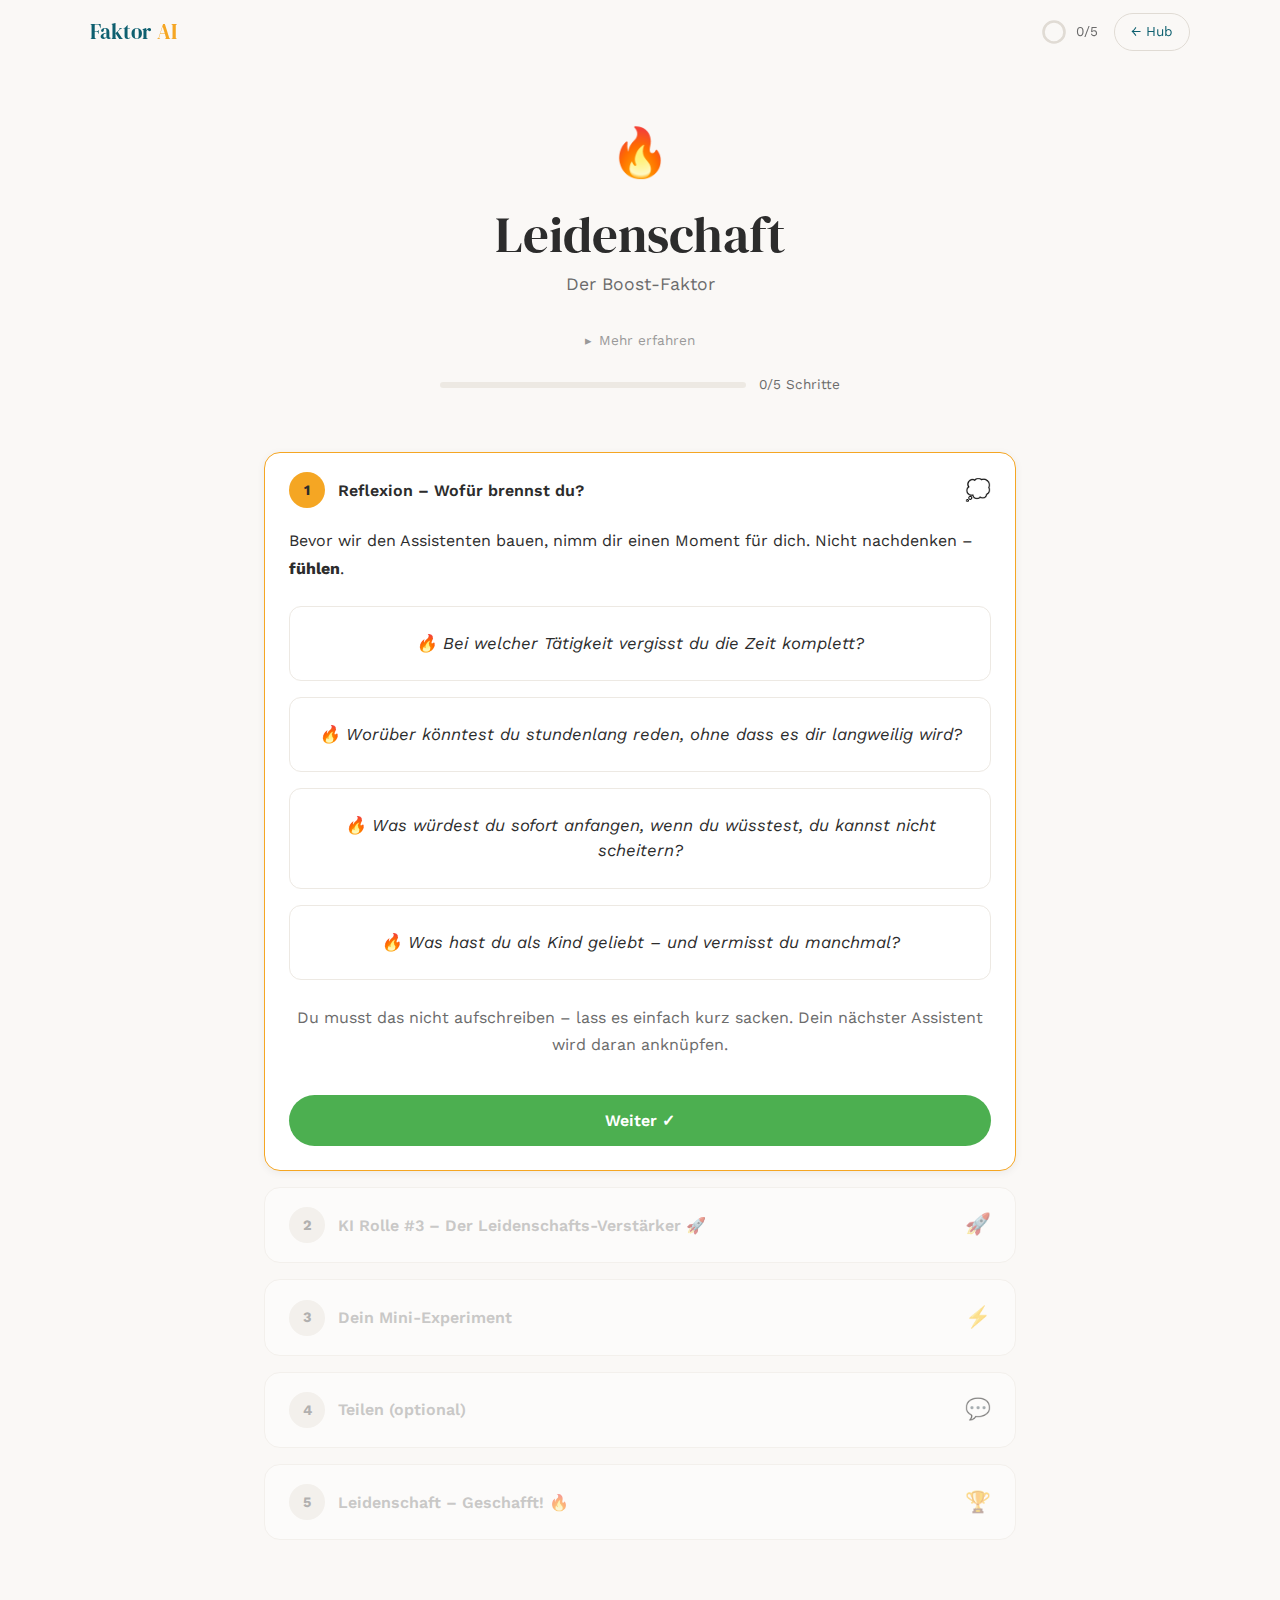
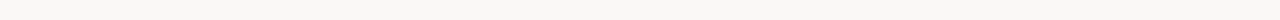
<file: leidenschaft.html>
<!DOCTYPE html>
<html lang="de">
<head>
    <meta charset="UTF-8">
    <meta name="viewport" content="width=device-width, initial-scale=1.0">
    <title>🔥 Leidenschaft | FaktorAI Workshop</title>
    <link rel="preconnect" href="https://fonts.googleapis.com">
    <link rel="preconnect" href="https://fonts.gstatic.com" crossorigin>
    <link href="https://fonts.googleapis.com/css2?family=DM+Serif+Display:ital@0;1&family=Work+Sans:wght@300;400;500;600;700&family=Source+Code+Pro:wght@400;500&display=swap" rel="stylesheet">
    <link rel="stylesheet" href="css/style.css">
</head>
<body data-page="chapter" data-area="leidenschaft">

    <nav class="top-nav">
        <div class="top-nav-inner">
            <a href="index.html" class="top-nav-logo">Faktor<span>AI</span></a>
            <div class="top-nav-right">
                <div class="top-nav-progress">
                    <svg class="progress-ring-mini" viewBox="0 0 32 32">
                        <circle class="ring-bg" cx="16" cy="16" r="12"/>
                        <circle class="ring-fill" cx="16" cy="16" r="12"/>
                    </svg>
                    <span class="top-nav-progress-text">0/5</span>
                </div>
                <a href="index.html" class="top-nav-back">← Hub</a>
            </div>
        </div>
    </nav>

    <main class="chapter-page container">

        <div class="chapter-header">
            <div class="chapter-emoji">🔥</div>
            <h1>Leidenschaft</h1>
            <p class="chapter-subtitle">Der Boost-Faktor</p>
            <details class="more-info" style="text-align:center;">
                <summary>Mehr erfahren</summary>
                <div class="details-content" style="text-align:center; border-left:none;">
                    <p>In der FaktorAI-Gleichung ist Leidenschaft der Multiplikator, der alles auf ein neues Level hebt. KI kann mehr als nervige Aufgaben abnehmen – sie kann dir helfen, <strong>mehr von dem zu tun, wofür du wirklich brennst</strong>.</p>
                </div>
            </details>
            <div class="chapter-progress">
                <div class="chapter-progress-bar"><div class="chapter-progress-fill" style="width:0%"></div></div>
                <span class="chapter-progress-text">0/5 Schritte</span>
            </div>
        </div>

        <div class="steps-container">

            <!-- Step 1 -->
            <div class="step active" data-step="step1">
                <div class="step-header">
                    <div class="step-number">1</div>
                    <div class="step-title">Reflexion – Wofür brennst du?</div>
                    <div class="step-icon">💭</div>
                </div>
                <div class="step-content">
                    <p>Bevor wir den Assistenten bauen, nimm dir einen Moment für dich. Nicht nachdenken – <strong>fühlen</strong>.</p>

                    <div class="reflection-cards">
                        <div class="reflection-card">🔥 Bei welcher Tätigkeit vergisst du die Zeit komplett?</div>
                        <div class="reflection-card">🔥 Worüber könntest du stundenlang reden, ohne dass es dir langweilig wird?</div>
                        <div class="reflection-card">🔥 Was würdest du sofort anfangen, wenn du wüsstest, du kannst nicht scheitern?</div>
                        <div class="reflection-card">🔥 Was hast du als Kind geliebt – und vermisst du manchmal?</div>
                    </div>

                    <p class="text-muted text-center">Du musst das nicht aufschreiben – lass es einfach kurz sacken. Dein nächster Assistent wird daran anknüpfen.</p>

                    <button class="btn btn-success step-complete-btn">Weiter ✓</button>
                </div>
            </div>

            <!-- Step 2 -->
            <div class="step locked" data-step="step2">
                <div class="step-header">
                    <div class="step-number">2</div>
                    <div class="step-title">KI Rolle #3 – Der Leidenschafts-Verstärker 🚀</div>
                    <div class="step-icon">🚀</div>
                </div>
                <div class="step-content">
                    <p>Nicht entlasten – sondern <strong>verstärken</strong>. Mehr machen von dem, was dich begeistert.</p>
                    <details class="more-info">
                        <summary>Was macht der Leidenschafts-Verstärker?</summary>
                        <div class="details-content">
                            <p>Dein letzter Assistent heute: Der <strong>Leidenschafts-Verstärker</strong>. Er hilft dir herauszufinden, wie KI zum Turbo für deine Begeisterung werden kann.</p>
                            <ul class="feature-list">
                                <li>Findet heraus, wofür du wirklich brennst</li>
                                <li>Zeigt dir konkrete Wege, wie KI das verstärken kann</li>
                                <li>Erstellt Mini-Projekte, die du sofort starten kannst</li>
                                <li>Fokussiert auf den kleinsten ersten Schritt</li>
                            </ul>
                        </div>
                    </details>

                    <ol>
                        <li>Öffne einen <strong>neuen Chat</strong> in ChatGPT</li>
                        <li>Kopiere den Prompt</li>
                        <li>Beantworte die Fragen ehrlich und mit Begeisterung!</li>
                    </ol>

                    <div class="prompt-box">
                        <div class="prompt-box-header">
                            <span class="prompt-box-label">📋 Prompt kopieren</span>
                            <button class="prompt-copy-btn">📋 Kopieren</button>
                        </div>
                        <div class="prompt-box-content">Du bist mein Leidenschafts-Verstärker – ein enthusiastischer, kreativer Assistent, der mir hilft, mehr von dem zu tun, wofür ich wirklich brenne.

Starte mit 3 Fragen (eine nach der anderen, warte auf meine Antwort):
1. Was machst du, wenn du die Zeit komplett vergisst?
2. Worüber könntest du stundenlang reden, ohne dass es dir langweilig wird?
3. Was würdest du sofort anfangen, wenn du wüsstest du kannst nicht scheitern?

Basierend auf meinen Antworten:
- Zeige mir 5 konkrete Wege, wie ich KI als Verstärker für meine Leidenschaft nutzen kann
- Schlage 3 Mini-Projekte vor, die ich DIESE WOCHE starten könnte
- Für jedes Projekt: Was ist der kleinstmögliche erste Schritt, den ich HEUTE machen kann?

Sei enthusiastisch, inspirierend und vor allem: konkret und umsetzbar. Nicht nur träumen – machen!
Antworte auf Deutsch und duze mich.</div>
                    </div>
                    <button class="btn btn-success step-complete-btn">Erledigt ✓</button>
                </div>
            </div>

            <!-- Step 3 -->
            <div class="step locked" data-step="step3">
                <div class="step-header">
                    <div class="step-number">3</div>
                    <div class="step-title">Dein Mini-Experiment</div>
                    <div class="step-icon">⚡</div>
                </div>
                <div class="step-content">
                    <p>Wähle ein Mini-Projekt und starte <strong>jetzt sofort</strong> den ersten Schritt!</p>

                    <details class="more-info">
                        <summary>Beispiele ansehen</summary>
                        <div class="details-content">
                            <ul>
                                <li>🎨 Du liebst Fotografie → 7-Tage-Foto-Challenge planen</li>
                                <li>📖 Du wolltest immer ein Buch schreiben → erstes Kapitel plotten</li>
                                <li>🎸 Du möchtest Gitarre lernen → 10-Minuten-Übungsplan</li>
                                <li>🌱 Du liebst Gärtnern → Saisonplan für den Balkon</li>
                                <li>🗣️ Du möchtest besser präsentieren → Übungen und Feedback</li>
                            </ul>
                            <p>Es geht nicht um Perfektion – es geht um den <strong>ersten Schritt</strong>. KI macht es dir leicht, einfach <strong>anzufangen</strong>.</p>
                        </div>
                    </details>

                    <button class="btn btn-success step-complete-btn">Erledigt ✓</button>
                </div>
            </div>

            <!-- Step 4 -->
            <div class="step locked" data-step="step4">
                <div class="step-header">
                    <div class="step-number">4</div>
                    <div class="step-title">Teilen (optional)</div>
                    <div class="step-icon">💬</div>
                </div>
                <div class="step-content">
                    <p>Wenn du magst: Teile mit der Gruppe, was du gerade entdeckt hast. Was ist dein Leidenschafts-Projekt? Was hat dich überrascht?</p>
                    <p class="text-muted">Manchmal ist das Teilen selbst der Moment, der aus einer Idee eine Verpflichtung macht – im besten Sinne.</p>
                    <button class="btn btn-success step-complete-btn">Erledigt ✓</button>
                </div>
            </div>

            <!-- Step 5 -->
            <div class="step locked" data-step="step5">
                <div class="step-header">
                    <div class="step-number">5</div>
                    <div class="step-title">Leidenschaft – Geschafft! 🔥</div>
                    <div class="step-icon">🏆</div>
                </div>
                <div class="step-content">
                    <p>Du hast alle Schritte abgeschlossen. Klicke auf „Geschafft!“, um die Erfolgsmeldung zu sehen und zum Wrap-Dashboard zu gehen.</p>
                    <button class="btn btn-success step-complete-btn">Geschafft! 🎉</button>
                </div>
            </div>

            <!-- Block-Ende: Erfolgs-Overlay → Dashboard -->
            <div id="block-success-overlay" class="block-success-overlay" aria-hidden="true">
                <div class="block-success-content">
                    <div class="celebration-screen">
                        <h2 data-personalize="Der Boost-Faktor ist aktiviert, [Name]! 🔥">Der Boost-Faktor ist aktiviert! 🔥</h2>
                        <p>Du hast nicht nur verstanden, wo KI dir Arbeit abnimmt – du hast auch erlebt, wie KI dir helfen kann, <strong>mehr von dem zu tun, was dir wirklich wichtig ist</strong>.</p>
                        <p class="mt-2" style="font-size:1.1rem;">
                            🎯 Du weißt, was du willst (Zielbild)<br>
                            💪 Du kannst es umsetzen (Fitness)<br>
                            🔥 Du machst mehr von dem, was dich begeistert (Leidenschaft)
                        </p>
                    </div>
                    <a href="dashboard.html" class="btn btn-primary btn-lg">Zum Wrap-Dashboard →</a>
                </div>
            </div>

        </div>
    </main>

    <script src="js/app.js"></script>
</body>
</html>
</file>
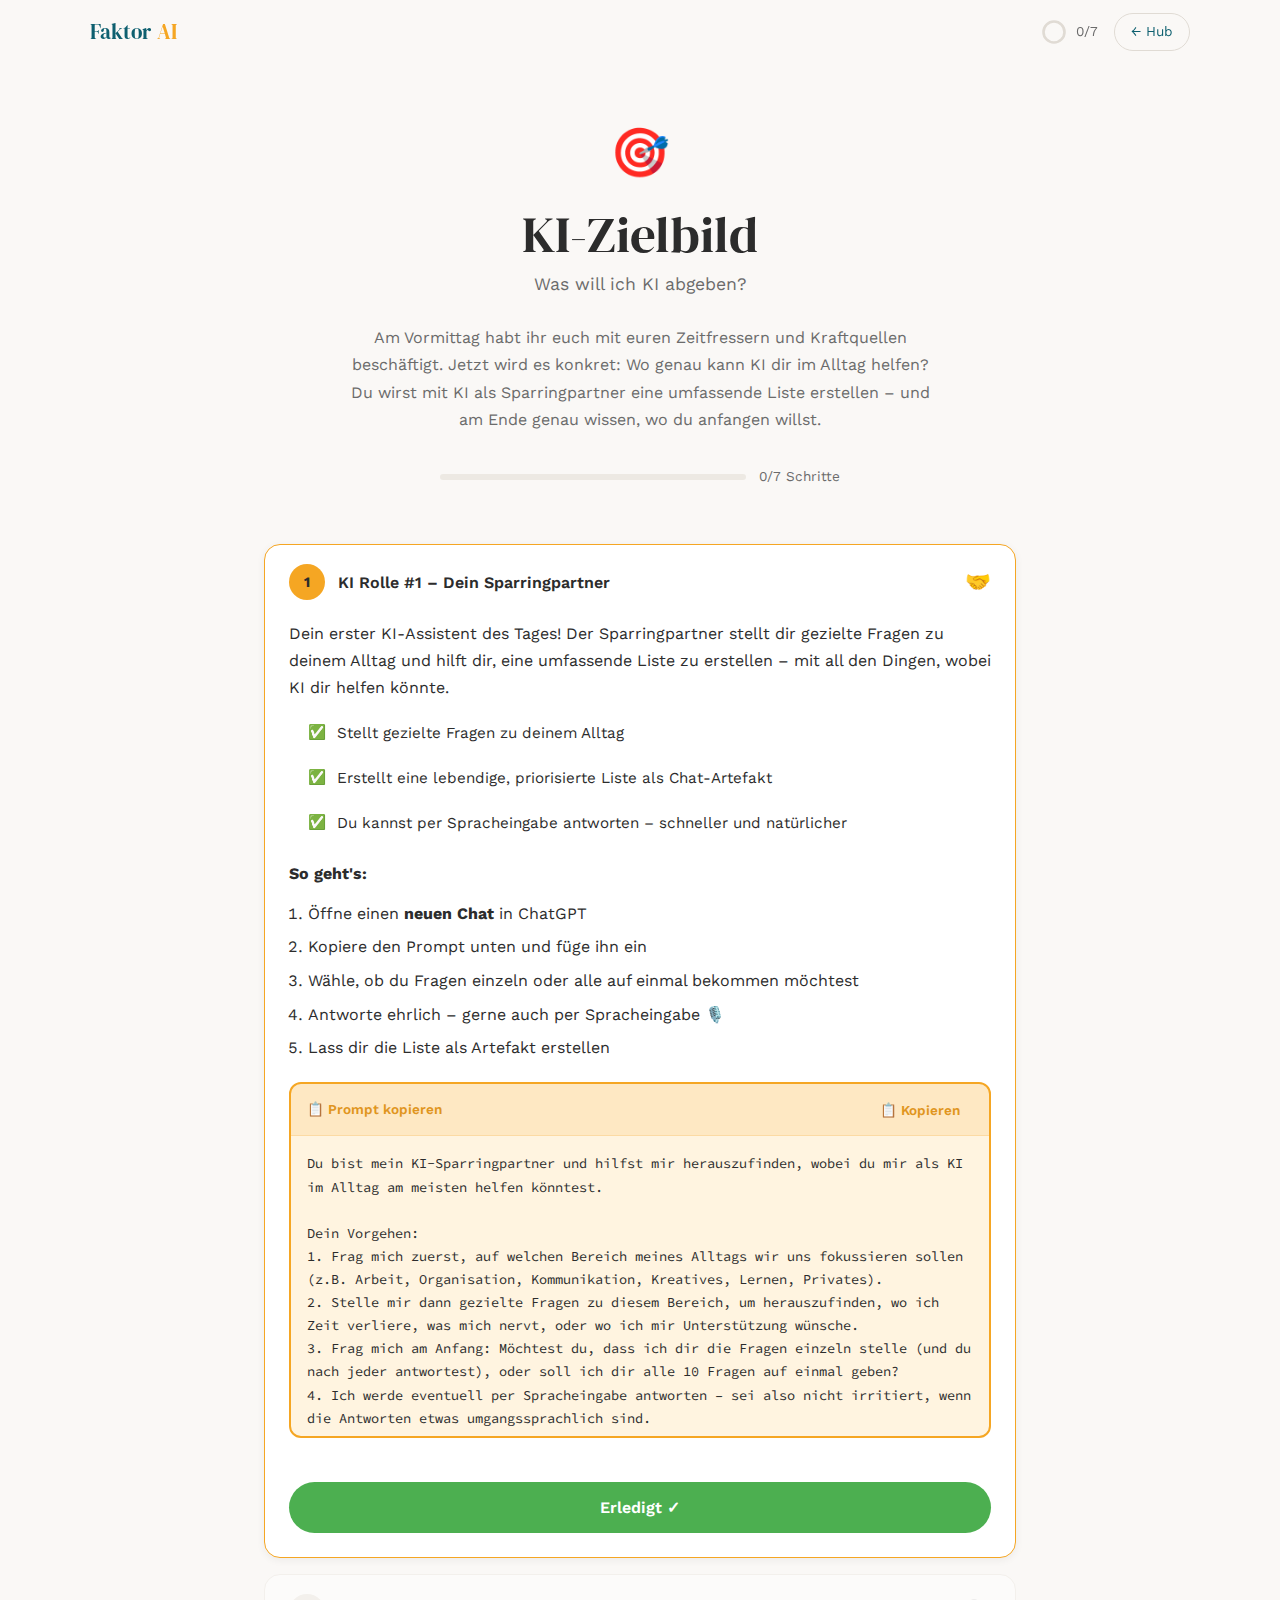
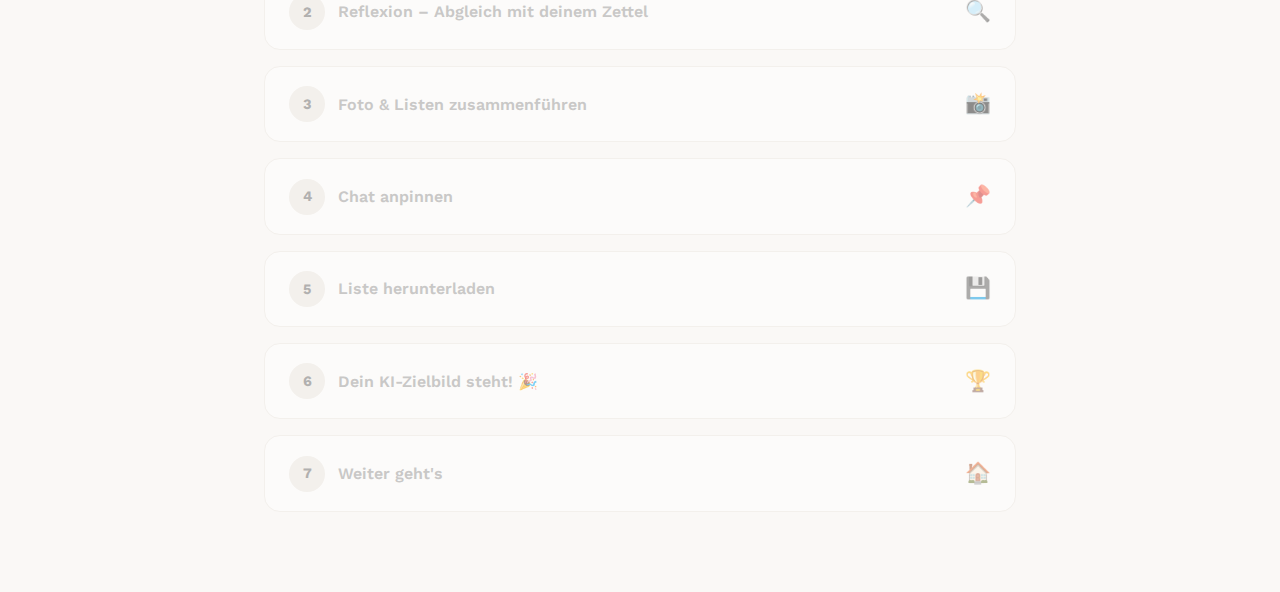
<file: zielbild.html>
<!DOCTYPE html>
<html lang="de">
<head>
    <meta charset="UTF-8">
    <meta name="viewport" content="width=device-width, initial-scale=1.0">
    <title>🎯 KI-Zielbild | FaktorAI Workshop</title>
    <link rel="preconnect" href="https://fonts.googleapis.com">
    <link rel="preconnect" href="https://fonts.gstatic.com" crossorigin>
    <link href="https://fonts.googleapis.com/css2?family=DM+Serif+Display:ital@0;1&family=Work+Sans:wght@300;400;500;600;700&family=Source+Code+Pro:wght@400;500&display=swap" rel="stylesheet">
    <link rel="stylesheet" href="css/style.css">
</head>
<body data-page="chapter" data-area="zielbild">

    <!-- Navigation -->
    <nav class="top-nav">
        <div class="top-nav-inner">
            <a href="index.html" class="top-nav-logo">Faktor<span>AI</span></a>
            <div class="top-nav-right">
                <div class="top-nav-progress">
                    <svg class="progress-ring-mini" viewBox="0 0 32 32">
                        <circle class="ring-bg" cx="16" cy="16" r="12"/>
                        <circle class="ring-fill" cx="16" cy="16" r="12"/>
                    </svg>
                    <span class="top-nav-progress-text">0/7</span>
                </div>
                <a href="index.html" class="top-nav-back">← Hub</a>
            </div>
        </div>
    </nav>

    <main class="chapter-page container">

        <!-- Chapter Header -->
        <div class="chapter-header">
            <div class="chapter-emoji">🎯</div>
            <h1>KI-Zielbild</h1>
            <p class="chapter-subtitle">Was will ich KI abgeben?</p>
            <p class="chapter-intro">Am Vormittag habt ihr euch mit euren Zeitfressern und Kraftquellen beschäftigt. Jetzt wird es konkret: Wo genau kann KI dir im Alltag helfen? Du wirst mit KI als Sparringpartner eine umfassende Liste erstellen – und am Ende genau wissen, wo du anfangen willst.</p>
            <div class="chapter-progress">
                <div class="chapter-progress-bar"><div class="chapter-progress-fill" style="width:0%"></div></div>
                <span class="chapter-progress-text">0/7 Schritte</span>
            </div>
        </div>

        <!-- Steps -->
        <div class="steps-container">

            <!-- Step 1 -->
            <div class="step active" data-step="step1">
                <div class="step-header">
                    <div class="step-number">1</div>
                    <div class="step-title">KI Rolle #1 – Dein Sparringpartner</div>
                    <div class="step-icon">🤝</div>
                </div>
                <div class="step-content">
                    <p>Dein erster KI-Assistent des Tages! Der Sparringpartner stellt dir gezielte Fragen zu deinem Alltag und hilft dir, eine umfassende Liste zu erstellen – mit all den Dingen, wobei KI dir helfen könnte.</p>
                    <ul class="feature-list">
                        <li>Stellt gezielte Fragen zu deinem Alltag</li>
                        <li>Erstellt eine lebendige, priorisierte Liste als Chat-Artefakt</li>
                        <li>Du kannst per Spracheingabe antworten – schneller und natürlicher</li>
                    </ul>
                    <p><strong>So geht's:</strong></p>
                    <ol>
                        <li>Öffne einen <strong>neuen Chat</strong> in ChatGPT</li>
                        <li>Kopiere den Prompt unten und füge ihn ein</li>
                        <li>Wähle, ob du Fragen einzeln oder alle auf einmal bekommen möchtest</li>
                        <li>Antworte ehrlich – gerne auch per Spracheingabe 🎙️</li>
                        <li>Lass dir die Liste als Artefakt erstellen</li>
                    </ol>

                    <div class="prompt-box">
                        <div class="prompt-box-header">
                            <span class="prompt-box-label">📋 Prompt kopieren</span>
                            <button class="prompt-copy-btn">📋 Kopieren</button>
                        </div>
                        <div class="prompt-box-content">Du bist mein KI-Sparringpartner und hilfst mir herauszufinden, wobei du mir als KI im Alltag am meisten helfen könntest.

Dein Vorgehen:
1. Frag mich zuerst, auf welchen Bereich meines Alltags wir uns fokussieren sollen (z.B. Arbeit, Organisation, Kommunikation, Kreatives, Lernen, Privates).
2. Stelle mir dann gezielte Fragen zu diesem Bereich, um herauszufinden, wo ich Zeit verliere, was mich nervt, oder wo ich mir Unterstützung wünsche.
3. Frag mich am Anfang: Möchtest du, dass ich dir die Fragen einzeln stelle (und du nach jeder antwortest), oder soll ich dir alle 10 Fragen auf einmal geben?
4. Ich werde eventuell per Spracheingabe antworten – sei also nicht irritiert, wenn die Antworten etwas umgangssprachlich sind.
5. Nach meinen Antworten: Erstelle eine lebendige, nummerierte Liste als Artefakt mit konkreten Möglichkeiten, wo KI mir helfen könnte. Ordne sie nach Potenzial (größter Nutzen zuerst).
6. Halte die Liste als lebendes Dokument – wir werden sie im Laufe des Tages immer wieder ergänzen und verfeinern.

Starte jetzt mit der ersten Frage!</div>
                    </div>

                    <button class="btn btn-success step-complete-btn">Erledigt ✓</button>
                </div>
            </div>

            <!-- Step 2 -->
            <div class="step locked" data-step="step2">
                <div class="step-header">
                    <div class="step-number">2</div>
                    <div class="step-title">Reflexion – Abgleich mit deinem Zettel</div>
                    <div class="step-icon">🔍</div>
                </div>
                <div class="step-content">
                    <p>Schau dir jetzt deine handgeschriebene Liste an (die 20 Punkte von vorhin) und vergleiche sie mit dem, was die KI vorgeschlagen hat.</p>

                    <div class="info-box">
                        <h4>💡 Reflexionsfragen</h4>
                        <ul>
                            <li>Welche Punkte tauchen auf <strong>beiden</strong> Listen auf? → Das sind deine Goldstücke!</li>
                            <li>Hat die KI etwas vorgeschlagen, das du <strong>gar nicht auf dem Schirm</strong> hattest?</li>
                            <li>Gibt es etwas auf deinem Zettel, das die KI <strong>nicht</strong> erwähnt hat? Das ergänzen wir gleich.</li>
                        </ul>
                    </div>

                    <div class="tip-box">
                        💡 <strong>Tipp:</strong> Die Überschneidungen sind oft die Aufgaben mit dem größten Potenzial – weil sowohl du als auch die KI sie als relevant erkannt haben.
                    </div>

                    <button class="btn btn-success step-complete-btn">Erledigt ✓</button>
                </div>
            </div>

            <!-- Step 3 -->
            <div class="step locked" data-step="step3">
                <div class="step-header">
                    <div class="step-number">3</div>
                    <div class="step-title">Foto & Listen zusammenführen</div>
                    <div class="step-icon">📸</div>
                </div>
                <div class="step-content">
                    <p>Mach jetzt ein Foto von deiner handgeschriebenen Liste und schicke es an ChatGPT im gleichen Chat. Zusammen mit diesem Prompt führt die KI beide Listen zusammen.</p>

                    <ol>
                        <li>Fotografiere deinen Zettel mit dem Handy 📱</li>
                        <li>Schicke das Foto in den <strong>gleichen Chat</strong> wie vorhin</li>
                        <li>Kopiere den Prompt unten dazu</li>
                    </ol>

                    <div class="prompt-box">
                        <div class="prompt-box-header">
                            <span class="prompt-box-label">📋 Prompt kopieren</span>
                            <button class="prompt-copy-btn">📋 Kopieren</button>
                        </div>
                        <div class="prompt-box-content">Hier ist ein Foto meiner handgeschriebenen Liste mit Aufgaben, die ich KI geben möchte.

Bitte:
1. Lies meine handgeschriebene Liste und füge alle Punkte zu unserer bestehenden Liste hinzu.
2. Markiere bei allen Punkten, die von meiner handgeschriebenen Liste stammen, deutlich [📝 VON MIR], damit klar ist, welche Ideen von mir kommen und welche du vorgeschlagen hast.
3. Wenn du Überschneidungen findest, markiere diese als [⭐ ÜBERSCHNEIDUNG].
4. Aktualisiere das Artefakt mit der vollständigen, zusammengeführten Liste.
5. Gib mir am Ende eine kurze Zusammenfassung: Wie viele Punkte insgesamt? Wie viele Überschneidungen?</div>
                    </div>

                    <button class="btn btn-success step-complete-btn">Erledigt ✓</button>
                </div>
            </div>

            <!-- Step 4 -->
            <div class="step locked" data-step="step4">
                <div class="step-header">
                    <div class="step-number">4</div>
                    <div class="step-title">Chat anpinnen</div>
                    <div class="step-icon">📌</div>
                </div>
                <div class="step-content">
                    <p>Dieser Chat ist dein Arbeitsdokument für heute! Pinne ihn an, damit du ihn jederzeit schnell wiederfindest.</p>
                    <ol>
                        <li>Klicke im Chat-Verlauf (links) auf die <strong>drei Punkte</strong> neben deinem Chat</li>
                        <li>Wähle <strong>„Anpinnen"</strong></li>
                        <li>Der Chat erscheint jetzt ganz oben in deiner Liste</li>
                    </ol>

                    <div class="tip-box">
                        💡 <strong>Tipp:</strong> Du kannst den Chat auch <strong>umbenennen</strong> – z.B. in „Mein KI-Zielbild 🎯". So findest du ihn auch nach dem Workshop sofort wieder.
                    </div>

                    <button class="btn btn-success step-complete-btn">Erledigt ✓</button>
                </div>
            </div>

            <!-- Step 5 -->
            <div class="step locked" data-step="step5">
                <div class="step-header">
                    <div class="step-number">5</div>
                    <div class="step-title">Liste herunterladen</div>
                    <div class="step-icon">💾</div>
                </div>
                <div class="step-content">
                    <p>Lade dir deine KI-Möglichkeiten-Liste jetzt herunter – so hast du sie auch außerhalb von ChatGPT.</p>
                    <ol>
                        <li>Scrolle in deinem Chat zum Artefakt mit der Liste</li>
                        <li>Klicke auf das <strong>Download-Symbol</strong> (↓)</li>
                        <li>Wähle das gewünschte Format: <strong>.md</strong> (Markdown) oder <strong>.docx</strong> (Word)</li>
                    </ol>

                    <div class="tip-box">
                        💡 <strong>Tipp:</strong> Wenn du kein Download-Symbol siehst, bitte ChatGPT einfach: „Erstelle mir die Liste als herunterladbare .md-Datei und als .docx-Datei."
                    </div>

                    <button class="btn btn-success step-complete-btn">Erledigt ✓</button>
                </div>
            </div>

            <!-- Step 6 -->
            <div class="step locked" data-step="step6">
                <div class="step-header">
                    <div class="step-number">6</div>
                    <div class="step-title">Dein KI-Zielbild steht! 🎉</div>
                    <div class="step-icon">🏆</div>
                </div>
                <div class="step-content">
                    <div class="celebration-screen">
                        <h2 data-personalize="Gratulation, [Name]! 🎉">Gratulation! 🎉</h2>
                        <p>Du hast deinen ersten großen Schritt Richtung KI-Zielbild gemacht. Du weißt jetzt, wo KI dir im Alltag helfen kann – und hast eine priorisierte Liste, mit der du sofort loslegen kannst.</p>
                        <p class="mt-2">Das war der erste Faktor deiner Gleichung. Dein 🎯 ist gesetzt!</p>
                    </div>

                    <button class="btn btn-success step-complete-btn">Geschafft! 🎉</button>
                </div>
            </div>

            <!-- Step 7 -->
            <div class="step locked" data-step="step7">
                <div class="step-header">
                    <div class="step-number">7</div>
                    <div class="step-title">Weiter geht's</div>
                    <div class="step-icon">🏠</div>
                </div>
                <div class="step-content">
                    <p>Als Nächstes bauen wir deine KI-Fitness auf – damit du auch weißt, <strong>wie</strong> du KI richtig einsetzt.</p>
                    <div class="btn-group">
                        <a href="index.html" class="btn btn-ghost">← Zurück zum Hub</a>
                        <a href="fitness.html" class="btn btn-primary">Weiter zu KI-Fitness 💪 →</a>
                    </div>

                    <button class="btn btn-success step-complete-btn mt-3">Erledigt ✓</button>
                </div>
            </div>

        </div>
    </main>

    <script src="js/app.js"></script>
</body>
</html>
</file>
<file: css/style.css>
/* ============================================
   HAI 2026 Workshop – FaktorAI
   Design System & Styles
   Look & Feel: barborai.at
   ============================================ */

/* --- CSS Variables --- */
:root {
    --gold: #F5A623;
    --gold-hover: #E09520;
    --gold-light: #FFF4E0;
    --gold-glow: rgba(245, 166, 35, 0.25);
    --deep-teal: #0D5F6F;
    --teal-light: #E8F4F7;
    --teal-medium: #B8DDE8;
    --warm-white: #FAF8F6;
    --soft-sand: #F0EDE8;
    --graphite: #2C2C2C;
    --graphite-light: #6B6B6B;
    --graphite-lighter: #999;
    --success: #4CAF50;
    --success-light: #E8F5E9;
    --success-dark: #388E3C;
    --border: #E0DBD4;
    --border-light: #EDE9E3;
    --passion-orange: #E85D3A;
    --passion-light: #FFF0EC;
    --white: #FFFFFF;
    --shadow-sm: 0 2px 8px rgba(0,0,0,0.06);
    --shadow-md: 0 4px 20px rgba(0,0,0,0.08);
    --shadow-lg: 0 8px 40px rgba(0,0,0,0.12);
    --shadow-gold: 0 4px 20px rgba(245, 166, 35, 0.3);
    --radius-sm: 8px;
    --radius-md: 12px;
    --radius-lg: 16px;
    --radius-xl: 24px;
    --radius-full: 50px;
    --transition: all 0.3s ease;
    --transition-slow: all 0.5s ease;
}

/* --- Reset --- */
*, *::before, *::after { margin: 0; padding: 0; box-sizing: border-box; }
html { scroll-behavior: smooth; }
body {
    font-family: 'Work Sans', sans-serif;
    background-color: var(--warm-white);
    color: var(--graphite);
    line-height: 1.7;
    overflow-x: hidden;
    -webkit-font-smoothing: antialiased;
}
img { max-width: 100%; height: auto; }
a { color: var(--deep-teal); text-decoration: none; transition: var(--transition); }
a:hover { color: var(--gold-hover); }

/* --- Typography --- */
h1, h2, h3, h4 {
    font-family: 'DM Serif Display', serif;
    font-weight: 400;
    line-height: 1.25;
    color: var(--graphite);
}
h1 { font-size: clamp(2rem, 5vw, 3.2rem); }
h2 { font-size: clamp(1.6rem, 4vw, 2.4rem); }
h3 { font-size: clamp(1.2rem, 3vw, 1.6rem); }
h4 { font-size: 1.1rem; font-family: 'Work Sans', sans-serif; font-weight: 600; }
p { margin-bottom: 1rem; }
.text-gold { color: var(--gold); }
.text-teal { color: var(--deep-teal); }
.text-muted { color: var(--graphite-light); }
.text-center { text-align: center; }
.text-small { font-size: 0.9rem; }

/* --- Layout --- */
.container {
    max-width: 800px;
    margin: 0 auto;
    padding: 0 1.5rem;
}
.container-wide {
    max-width: 1100px;
    margin: 0 auto;
    padding: 0 1.5rem;
}

/* --- Top Navigation --- */
.top-nav {
    position: fixed;
    top: 0; left: 0; right: 0;
    z-index: 1000;
    padding: 0.8rem 1.5rem;
    background: rgba(250, 248, 246, 0.95);
    backdrop-filter: blur(12px);
    -webkit-backdrop-filter: blur(12px);
    border-bottom: 1px solid transparent;
    transition: var(--transition);
}
.top-nav.scrolled {
    border-bottom-color: var(--border);
    box-shadow: var(--shadow-sm);
}
.top-nav-inner {
    max-width: 1100px;
    margin: 0 auto;
    display: flex;
    justify-content: space-between;
    align-items: center;
}
.top-nav-logo {
    font-family: 'DM Serif Display', serif;
    font-size: 1.3rem;
    color: var(--deep-teal);
    text-decoration: none;
    display: flex;
    align-items: center;
    gap: 0.4rem;
}
.top-nav-logo span { color: var(--gold); }
.top-nav-right {
    display: flex;
    align-items: center;
    gap: 1rem;
}
.top-nav-progress {
    font-size: 0.85rem;
    color: var(--graphite-light);
    display: flex;
    align-items: center;
    gap: 0.5rem;
}
.top-nav-back {
    font-size: 0.85rem;
    color: var(--deep-teal);
    text-decoration: none;
    display: flex;
    align-items: center;
    gap: 0.3rem;
    padding: 0.4rem 1rem;
    border-radius: var(--radius-full);
    border: 1px solid var(--border);
    transition: var(--transition);
}
.top-nav-back:hover {
    background: var(--soft-sand);
    color: var(--deep-teal);
}

/* Mini progress ring */
.progress-ring-mini {
    width: 28px; height: 28px;
}
.progress-ring-mini circle {
    fill: none;
    stroke-width: 3;
}
.progress-ring-mini .ring-bg { stroke: var(--border); }
.progress-ring-mini .ring-fill {
    stroke: var(--gold);
    stroke-linecap: round;
    transition: stroke-dashoffset 0.5s ease;
    transform: rotate(-90deg);
    transform-origin: center;
}

/* --- Buttons --- */
.btn {
    display: inline-flex;
    align-items: center;
    justify-content: center;
    gap: 0.5rem;
    padding: 0.85rem 2rem;
    border-radius: var(--radius-full);
    font-family: 'Work Sans', sans-serif;
    font-weight: 600;
    font-size: 0.95rem;
    text-decoration: none;
    cursor: pointer;
    border: none;
    transition: var(--transition);
    white-space: nowrap;
}
.btn-primary {
    background: var(--gold);
    color: var(--graphite);
}
.btn-primary:hover {
    background: var(--gold-hover);
    color: var(--graphite);
    transform: translateY(-2px);
    box-shadow: var(--shadow-gold);
}
.btn-secondary {
    background: transparent;
    color: var(--deep-teal);
    border: 2px solid var(--deep-teal);
}
.btn-secondary:hover {
    background: var(--deep-teal);
    color: var(--white);
    transform: translateY(-2px);
}
.btn-success {
    background: var(--success);
    color: var(--white);
    font-size: 1rem;
    padding: 1rem 2.5rem;
}
.btn-success:hover {
    background: var(--success-dark);
    color: var(--white);
    transform: translateY(-2px);
    box-shadow: 0 4px 20px rgba(76, 175, 80, 0.3);
}
.btn-ghost {
    background: transparent;
    color: var(--graphite-light);
    border: 1px solid var(--border);
}
.btn-ghost:hover {
    background: var(--soft-sand);
    color: var(--graphite);
}
.btn-sm { padding: 0.5rem 1.2rem; font-size: 0.85rem; }
.btn-lg { padding: 1.1rem 3rem; font-size: 1.05rem; }
.btn:disabled { opacity: 0.5; cursor: not-allowed; transform: none !important; box-shadow: none !important; }
.btn-group { display: flex; gap: 1rem; flex-wrap: wrap; margin-top: 1.5rem; }

/* --- Hub Page --- */
.hub-hero {
    min-height: 50vh;
    display: flex;
    flex-direction: column;
    align-items: center;
    justify-content: center;
    text-align: center;
    padding: 8rem 1.5rem 3rem;
    position: relative;
}
.hub-hero h1 { margin-bottom: 0.5rem; }
.hub-hero .subtitle {
    font-size: 1.15rem;
    color: var(--graphite-light);
    max-width: 500px;
    margin-bottom: 2rem;
}
.hub-greeting {
    font-size: 1.3rem;
    color: var(--deep-teal);
    margin-bottom: 0.5rem;
    opacity: 0;
    transform: translateY(10px);
    transition: var(--transition-slow);
}
.hub-greeting.visible { opacity: 1; transform: translateY(0); }

/* Name input */
.name-input-wrap {
    display: flex;
    gap: 0.5rem;
    max-width: 400px;
    margin: 0 auto 2rem;
}
.name-input-wrap input {
    flex: 1;
    padding: 0.85rem 1.2rem;
    border: 2px solid var(--border);
    border-radius: var(--radius-full);
    font-family: 'Work Sans', sans-serif;
    font-size: 1rem;
    background: var(--white);
    color: var(--graphite);
    transition: var(--transition);
    outline: none;
}
.name-input-wrap input:focus { border-color: var(--gold); }
.name-input-wrap input::placeholder { color: var(--graphite-lighter); }

/* Equation display */
.equation-display {
    text-align: center;
    padding: 2rem 0 1rem;
}
.equation-main {
    font-family: 'DM Serif Display', serif;
    font-size: clamp(1.4rem, 4vw, 2.2rem);
    color: var(--graphite);
    margin-bottom: 0.5rem;
}
.equation-main .eq-highlight { color: var(--deep-teal); }
.equation-sub {
    font-size: 1rem;
    color: var(--graphite-light);
    font-style: italic;
    max-width: 480px;
    margin: 0.5rem auto 0;
}
.equation-detail {
    display: flex;
    align-items: center;
    justify-content: center;
    gap: 0.5rem;
    flex-wrap: wrap;
    margin-top: 1rem;
    font-family: 'DM Serif Display', serif;
    font-size: clamp(1rem, 3vw, 1.4rem);
    color: var(--graphite-light);
}
.equation-detail .eq-icon { font-size: 1.6rem; }
.equation-detail .eq-multiply { color: var(--graphite); font-size: 1.2rem; font-weight: 600; }

/* Hub cards */
.hub-cards {
    display: grid;
    grid-template-columns: repeat(3, 1fr);
    gap: 1.5rem;
    padding: 2rem 0 4rem;
}
.hub-card {
    background: var(--white);
    border-radius: var(--radius-lg);
    padding: 2rem 1.5rem;
    text-align: center;
    transition: var(--transition);
    cursor: pointer;
    text-decoration: none;
    color: inherit;
    position: relative;
    overflow: hidden;
    border: 1px solid var(--border-light);
}
.hub-card::before {
    content: '';
    position: absolute;
    top: 0; left: 0; right: 0;
    height: 4px;
    transition: var(--transition);
}
.hub-card-gold::before { background: var(--gold); }
.hub-card-teal::before { background: var(--deep-teal); }
.hub-card-orange::before { background: var(--passion-orange); }
.hub-card:hover {
    transform: translateY(-4px);
    box-shadow: var(--shadow-md);
}
.hub-card-emoji { font-size: 2.5rem; margin-bottom: 0.8rem; }
.hub-card h3 { margin-bottom: 0.3rem; }
.hub-card .card-subtitle {
    font-size: 0.9rem;
    color: var(--graphite-light);
    margin-bottom: 0.8rem;
}
.hub-card .card-desc {
    font-size: 0.9rem;
    color: var(--graphite-light);
    line-height: 1.5;
    margin-bottom: 1.2rem;
}
.hub-card .card-progress {
    display: flex;
    align-items: center;
    justify-content: center;
    gap: 0.5rem;
    font-size: 0.85rem;
    color: var(--graphite-lighter);
    margin-bottom: 1rem;
}
.card-progress-bar {
    flex: 1;
    max-width: 120px;
    height: 4px;
    background: var(--border-light);
    border-radius: 2px;
    overflow: hidden;
}
.card-progress-fill {
    height: 100%;
    background: var(--success);
    border-radius: 2px;
    transition: width 0.5s ease;
}
.hub-card.completed {
    border-color: var(--success);
}
.hub-card.completed::after {
    content: '✓';
    position: absolute;
    top: 1rem; right: 1rem;
    width: 24px; height: 24px;
    background: var(--success);
    color: var(--white);
    border-radius: 50%;
    display: flex;
    align-items: center;
    justify-content: center;
    font-size: 0.8rem;
    font-weight: bold;
}
.hub-footer-note {
    text-align: center;
    font-size: 0.95rem;
    color: var(--graphite-light);
    max-width: 600px;
    margin: 0 auto 2rem;
    line-height: 1.6;
}

/* --- Chapter Page Layout --- */
.chapter-page { padding-top: 5rem; padding-bottom: 4rem; }

.chapter-header {
    text-align: center;
    padding: 2rem 0 2.5rem;
}
.chapter-header .chapter-emoji { font-size: 3rem; margin-bottom: 0.5rem; }
.chapter-header h1 { margin-bottom: 0.3rem; }
.chapter-header .chapter-subtitle {
    font-size: 1.1rem;
    color: var(--graphite-light);
    margin-bottom: 1.5rem;
}
.chapter-intro {
    font-size: 1rem;
    color: var(--graphite-light);
    max-width: 600px;
    margin: 0 auto 2rem;
    line-height: 1.7;
    text-align: center;
}

/* Chapter progress bar */
.chapter-progress {
    max-width: 400px;
    margin: 0 auto;
    display: flex;
    align-items: center;
    gap: 0.8rem;
}
.chapter-progress-bar {
    flex: 1;
    height: 6px;
    background: var(--border-light);
    border-radius: 3px;
    overflow: hidden;
}
.chapter-progress-fill {
    height: 100%;
    border-radius: 3px;
    transition: width 0.6s ease;
    background: var(--gold);
}
.chapter-progress-text {
    font-size: 0.85rem;
    color: var(--graphite-light);
    white-space: nowrap;
}

/* Section tabs (for KI-Fitness) */
.section-tabs {
    display: flex;
    justify-content: center;
    gap: 0.5rem;
    margin: 1.5rem 0;
    padding: 0.6rem 0;
    flex-wrap: wrap;
    position: sticky;
    top: 52px;
    z-index: 50;
    background: rgba(250, 248, 246, 0.95);
    backdrop-filter: blur(8px);
    -webkit-backdrop-filter: blur(8px);
    border-bottom: 1px solid transparent;
    transition: border-color 0.3s ease;
}
.section-tab {
    padding: 0.6rem 1.2rem;
    border-radius: var(--radius-full);
    font-size: 0.85rem;
    font-weight: 500;
    color: var(--graphite-light);
    background: var(--white);
    border: 1px solid var(--border);
    cursor: default;
    transition: var(--transition);
    display: flex;
    align-items: center;
    gap: 0.4rem;
}
.section-tab.active {
    background: var(--deep-teal);
    color: var(--white);
    border-color: var(--deep-teal);
}
.section-tab.completed {
    background: var(--success-light);
    color: var(--success-dark);
    border-color: var(--success);
}
.section-tab .tab-check { font-size: 0.9rem; }

/* --- Step Accordion --- */
.steps-container { margin-top: 1rem; }

/* Scroll-Margin: nächste Box beim Öffnen mit Oberkante sichtbar (nicht unter Nav) */
.step {
    scroll-margin-top: 5rem;
    background: var(--white);
    border-radius: var(--radius-lg);
    margin-bottom: 1rem;
    border: 1px solid var(--border-light);
    overflow: hidden;
    transition: var(--transition);
}
.step.active { border-color: var(--gold); box-shadow: var(--shadow-sm); }
.step.completed { border-color: var(--success); }
.step.locked { opacity: 0.5; }

.step-header {
    display: flex;
    align-items: center;
    gap: 0.8rem;
    padding: 1.2rem 1.5rem;
    cursor: default;
    user-select: none;
}
.step.completed .step-header { cursor: pointer; }
.step-number {
    width: 36px; height: 36px;
    border-radius: 50%;
    display: flex;
    align-items: center;
    justify-content: center;
    font-weight: 700;
    font-size: 0.9rem;
    flex-shrink: 0;
    transition: var(--transition);
    background: var(--border-light);
    color: var(--graphite-light);
}
.step.active .step-number { background: var(--gold); color: var(--graphite); }
.step.completed .step-number {
    background: var(--success);
    color: var(--white);
    font-size: 1rem;
}
.step-title {
    font-weight: 600;
    font-size: 1rem;
    flex: 1;
    color: var(--graphite);
}
.step.locked .step-title { color: var(--graphite-lighter); }
.step-icon {
    font-size: 1.3rem;
    flex-shrink: 0;
}

.step-content {
    max-height: 0;
    overflow: hidden;
    transition: max-height 0.5s ease, padding 0.3s ease;
    padding: 0 1.5rem;
}
.step.active .step-content {
    max-height: 5000px;
    padding: 0 1.5rem 1.5rem;
}
.step.completed.expanded .step-content {
    max-height: 5000px;
    padding: 0 1.5rem 1.5rem;
}
/* Erledigte Steps: beim Aufklappen alle Subschritte sichtbar (zum Zurückblättern) */
.step.completed.expanded .sub-step .sub-step-content {
    max-height: 3000px;
    padding: 0 1rem 1rem;
}

.step-content p { margin-bottom: 0.8rem; line-height: 1.7; }
.step-content ul, .step-content ol {
    margin: 0.5rem 0 1rem 1.2rem;
    line-height: 1.8;
}
.step-content li { margin-bottom: 0.3rem; }

.step-complete-btn {
    margin-top: 1.5rem;
    width: 100%;
}

/* --- Sub-Steps --- */
.sub-steps { margin: 1rem 0; }
.sub-step {
    background: var(--soft-sand);
    border-radius: var(--radius-md);
    margin-bottom: 0.8rem;
    overflow: hidden;
    border: 1px solid transparent;
    transition: var(--transition);
}
.sub-step.active { background: var(--white); border-color: var(--gold); }
.sub-step.completed { background: var(--success-light); border-color: var(--success); }
.sub-step.locked { opacity: 0.45; }

.sub-step-header {
    display: flex;
    align-items: center;
    gap: 0.6rem;
    padding: 0.8rem 1rem;
}
.sub-step-number {
    width: 26px; height: 26px;
    border-radius: 50%;
    display: flex;
    align-items: center;
    justify-content: center;
    font-weight: 600;
    font-size: 0.75rem;
    flex-shrink: 0;
    background: var(--border-light);
    color: var(--graphite-light);
}
.sub-step.active .sub-step-number { background: var(--gold-light); color: var(--gold-hover); }
.sub-step.completed .sub-step-number { background: var(--success); color: var(--white); }
.sub-step-title { font-size: 0.9rem; font-weight: 500; flex: 1; }
.sub-step.locked .sub-step-title { color: var(--graphite-lighter); }

.sub-step-content {
    max-height: 0;
    overflow: hidden;
    transition: max-height 0.4s ease;
    padding: 0 1rem;
}
.sub-step.active .sub-step-content {
    max-height: 3000px;
    padding: 0 1rem 1rem;
}
.sub-step-content p { font-size: 0.95rem; }
.sub-step-complete-btn { margin-top: 1rem; }

/* --- Prompt Copy Box --- */
.prompt-box {
    background: var(--gold-light);
    border: 2px solid var(--gold);
    border-radius: var(--radius-md);
    overflow: hidden;
    margin: 1.2rem 0;
    scroll-margin-top: 5rem; /* Beim Scroll-Ziel: Oberkante bleibt unter fixer Nav sichtbar */
}
.prompt-box-header {
    display: flex;
    align-items: center;
    justify-content: space-between;
    padding: 0.7rem 1rem;
    background: rgba(245, 166, 35, 0.15);
    border-bottom: 1px solid rgba(245, 166, 35, 0.2);
}
.prompt-box-label {
    font-size: 0.85rem;
    font-weight: 600;
    color: var(--gold-hover);
    display: flex;
    align-items: center;
    gap: 0.4rem;
}
.prompt-copy-btn {
    background: none;
    border: none;
    padding: 0.4rem 0.8rem;
    border-radius: var(--radius-sm);
    cursor: pointer;
    font-size: 0.85rem;
    color: var(--gold-hover);
    display: flex;
    align-items: center;
    gap: 0.3rem;
    font-weight: 600;
    transition: var(--transition);
    font-family: 'Work Sans', sans-serif;
}
.prompt-copy-btn:hover { background: rgba(245, 166, 35, 0.2); }
.prompt-copy-btn.copied { color: var(--success-dark); }
.prompt-box-content {
    padding: 1rem;
    max-height: 300px;
    overflow-y: auto;
    font-family: 'Source Code Pro', 'JetBrains Mono', monospace;
    font-size: 0.85rem;
    line-height: 1.7;
    color: var(--graphite);
    white-space: pre-wrap;
    word-wrap: break-word;
}
.prompt-box-content::-webkit-scrollbar { width: 6px; }
.prompt-box-content::-webkit-scrollbar-track { background: transparent; }
.prompt-box-content::-webkit-scrollbar-thumb { background: var(--gold); border-radius: 3px; }
.prompt-placeholder {
    background: var(--gold);
    color: var(--graphite);
    padding: 0.1rem 0.4rem;
    border-radius: 4px;
    font-weight: 600;
}

/* --- Info Box --- */
.info-box {
    background: var(--teal-light);
    border-left: 4px solid var(--deep-teal);
    border-radius: 0 var(--radius-md) var(--radius-md) 0;
    padding: 1.2rem 1.5rem;
    margin: 1.2rem 0;
}
.info-box-icon { font-size: 1.2rem; margin-bottom: 0.3rem; }
.info-box h4 {
    color: var(--deep-teal);
    margin-bottom: 0.5rem;
    font-size: 1rem;
}
.info-box p { font-size: 0.95rem; margin-bottom: 0.5rem; }
.info-box p:last-child { margin-bottom: 0; }
.info-box ul { margin: 0.5rem 0 0.5rem 1.2rem; font-size: 0.95rem; }

/* --- Tip Box --- */
.tip-box {
    background: var(--soft-sand);
    border-left: 4px solid var(--gold);
    border-radius: 0 var(--radius-md) var(--radius-md) 0;
    padding: 1rem 1.2rem;
    margin: 1rem 0;
    font-size: 0.92rem;
}
.tip-box strong { color: var(--gold-hover); }

/* --- Key Takeaway --- */
.key-takeaway {
    background: var(--white);
    border: 2px solid var(--deep-teal);
    border-radius: var(--radius-md);
    padding: 1rem 1.5rem;
    margin: 1.2rem 0;
    text-align: center;
    font-weight: 500;
    font-size: 1rem;
}
.key-takeaway .emoji { font-size: 1.2rem; margin-right: 0.3rem; }

/* --- Feature List (checkmarks) --- */
.feature-list { list-style: none; margin: 1rem 0; padding: 0; }
.feature-list li {
    padding: 0.4rem 0;
    padding-left: 1.8rem;
    position: relative;
    font-size: 0.95rem;
}
.feature-list li::before {
    content: '✅';
    position: absolute;
    left: 0;
    font-size: 0.9rem;
}

/* --- Reflection Cards --- */
.reflection-cards {
    display: grid;
    gap: 1rem;
    margin: 1.5rem 0;
}
.reflection-card {
    background: var(--white);
    border: 1px solid var(--border-light);
    border-radius: var(--radius-md);
    padding: 1.5rem;
    text-align: center;
    font-size: 1.05rem;
    font-style: italic;
    color: var(--graphite);
    line-height: 1.5;
    transition: var(--transition);
}
.reflection-card:hover { border-color: var(--gold); transform: translateY(-2px); }

/* --- Celebration --- */
/* Block-Ende: Erfolgs-Overlay (nach letztem Schritt) */
.block-success-overlay {
    display: none;
    position: fixed;
    inset: 0;
    z-index: 100;
    background: rgba(250, 248, 246, 0.97);
    align-items: center;
    justify-content: center;
    padding: 2rem;
    overflow-y: auto;
}
.block-success-overlay.visible {
    display: flex;
    flex-direction: column;
    animation: overlayFadeIn 0.4s ease;
}
@keyframes overlayFadeIn {
    from { opacity: 0; }
    to { opacity: 1; }
}
.block-success-overlay .block-success-content {
    text-align: center;
    max-width: 520px;
}
.block-success-overlay .btn-lg {
    margin-top: 1.5rem;
}

.celebration-screen {
    text-align: center;
    padding: 2rem 0;
}
.celebration-screen h2 {
    font-size: clamp(1.6rem, 4vw, 2.2rem);
    margin-bottom: 1rem;
}
.celebration-screen p { font-size: 1.05rem; color: var(--graphite-light); }
.celebration-skills {
    list-style: none;
    padding: 0;
    margin: 1.5rem 0;
    display: flex;
    flex-direction: column;
    align-items: center;
    gap: 0.5rem;
}
.celebration-skills li {
    background: var(--success-light);
    color: var(--success-dark);
    padding: 0.5rem 1.2rem;
    border-radius: var(--radius-full);
    font-size: 0.9rem;
    font-weight: 500;
}

/* Confetti canvas */
#confetti-canvas {
    position: fixed;
    top: 0; left: 0;
    width: 100%; height: 100%;
    z-index: 9999;
    pointer-events: none;
}

/* Step complete animation */
@keyframes checkPulse {
    0% { transform: scale(0); opacity: 0; }
    50% { transform: scale(1.3); }
    100% { transform: scale(1); opacity: 1; }
}
.step-number.animate-check {
    animation: checkPulse 0.5s ease forwards;
}

/* --- Dashboard --- */
.dashboard-hero {
    background: var(--deep-teal);
    color: var(--white);
    text-align: center;
    padding: 7rem 1.5rem 3rem;
    margin-bottom: 3rem;
}
.dashboard-hero h1 { color: var(--white); margin-bottom: 0.5rem; }
.dashboard-hero p { color: var(--teal-medium); font-size: 1.1rem; }

.dashboard-section {
    margin-bottom: 3rem;
}
.dashboard-section h2 {
    margin-bottom: 1.5rem;
    padding-bottom: 0.5rem;
    border-bottom: 2px solid var(--border-light);
}

/* Task overview columns */
.task-columns {
    display: grid;
    grid-template-columns: repeat(3, 1fr);
    gap: 1.5rem;
}
.task-column {
    background: var(--white);
    border-radius: var(--radius-lg);
    padding: 1.5rem;
    border: 1px solid var(--border-light);
}
.task-column h3 {
    font-size: 1.1rem;
    margin-bottom: 1rem;
    display: flex;
    align-items: center;
    gap: 0.4rem;
}
.task-item {
    display: flex;
    align-items: center;
    gap: 0.5rem;
    padding: 0.4rem 0;
    font-size: 0.9rem;
}
.task-item .task-check {
    width: 20px; height: 20px;
    border-radius: 50%;
    display: flex;
    align-items: center;
    justify-content: center;
    font-size: 0.7rem;
    flex-shrink: 0;
}
.task-check.done { background: var(--success); color: var(--white); }
.task-check.pending { background: var(--border-light); color: var(--graphite-lighter); }

/* Learning tags */
.learning-tags {
    display: flex;
    flex-wrap: wrap;
    gap: 0.6rem;
}
.learning-tag {
    background: var(--gold-light);
    color: var(--gold-hover);
    padding: 0.4rem 1rem;
    border-radius: var(--radius-full);
    font-size: 0.85rem;
    font-weight: 500;
}

/* Principle cards */
.principle-cards {
    display: grid;
    gap: 1rem;
}
.principle-card {
    background: var(--white);
    border-radius: var(--radius-md);
    padding: 1.2rem 1.5rem;
    border: 1px solid var(--border-light);
    display: flex;
    gap: 1rem;
    align-items: flex-start;
}
.principle-number {
    width: 36px; height: 36px;
    border-radius: 50%;
    background: var(--deep-teal);
    color: var(--white);
    display: flex;
    align-items: center;
    justify-content: center;
    font-weight: 700;
    font-size: 0.85rem;
    flex-shrink: 0;
}
.principle-card h4 { margin-bottom: 0.3rem; }
.principle-card p { font-size: 0.92rem; color: var(--graphite-light); margin-bottom: 0; }

/* Tools section (Dashboard) */
.dashboard-section .section-intro {
    max-width: 560px;
    margin-bottom: 1.5rem;
    color: var(--graphite-light);
    font-size: 0.98rem;
    line-height: 1.6;
}
.tools-block {
    background: var(--white);
    border-radius: var(--radius-md);
    padding: 1.25rem 1.5rem;
    margin-bottom: 1rem;
    border-left: 4px solid var(--solar-gold);
}
.tools-block h3 {
    margin-bottom: 0.6rem;
    font-size: 1.05rem;
}
.tools-sub {
    margin: 1rem 0 0.35rem 0;
    font-size: 0.85rem;
    font-weight: 600;
    color: var(--graphite);
}
.tools-sub:first-of-type { margin-top: 0.5rem; }
.tools-list {
    margin: 0 0 0.5rem 0;
    padding-left: 1.25rem;
    font-size: 0.92rem;
    color: var(--graphite-light);
}
.tools-list li { margin-bottom: 0.2rem; }
.tools-list a {
    color: var(--deep-teal);
    text-decoration: none;
    font-weight: 500;
}
.tools-list a:hover { text-decoration: underline; }
.tools-badge {
    display: block;
    font-size: 0.8rem;
    color: var(--graphite-light);
    font-weight: 400;
    margin-top: 0.15rem;
}
.tools-note {
    margin: 0.5rem 0 0;
    font-size: 0.88rem;
    color: var(--graphite-light);
    font-style: italic;
}
.tools-arena {
    margin-top: 1.5rem;
    padding: 1.25rem 1.5rem;
    background: var(--soft-sand);
    border-radius: var(--radius-md);
}
.tools-arena p { margin-bottom: 0.75rem; font-size: 0.95rem; color: var(--graphite); }
.tools-arena .btn { margin-top: 0.25rem; }

/* Dashboard Störer (Promo zur KI-Prompts-Seite) – direkt oberhalb Leaderboard, gut lesbar */
.dashboard-storer {
    margin: 1.5rem 0 1rem 0;
}
.dashboard-storer .storer-link {
    display: flex;
    flex-wrap: wrap;
    align-items: center;
    gap: 0.75rem 1rem;
    padding: 1.25rem 1.5rem;
    background: var(--white);
    border-radius: var(--radius-lg);
    border-left: 4px solid var(--solar-gold);
    color: var(--graphite);
    text-decoration: none;
    box-shadow: 0 2px 12px rgba(44, 44, 44, 0.08);
    transition: transform 0.2s ease, box-shadow 0.2s ease, border-color 0.2s ease;
}
.dashboard-storer .storer-link:hover {
    transform: translateY(-2px);
    box-shadow: 0 6px 20px rgba(44, 44, 44, 0.12);
    color: var(--graphite);
    border-left-color: var(--deep-solar-amber);
}
.dashboard-storer .storer-icon { font-size: 1.5rem; }
.dashboard-storer .storer-text { flex: 1 1 280px; font-size: 0.95rem; line-height: 1.5; color: var(--graphite); }
.dashboard-storer .storer-text strong { color: var(--graphite); }
.dashboard-storer .storer-cta {
    font-weight: 600;
    white-space: nowrap;
    color: var(--deep-teal);
}
.dashboard-storer .storer-link:hover .storer-cta { color: var(--deep-solar-amber); }
@media (max-width: 480px) {
    .dashboard-storer .storer-link { flex-direction: column; align-items: flex-start; }
}

/* Final equation */
.final-equation {
    text-align: center;
    background: var(--soft-sand);
    border-radius: var(--radius-xl);
    padding: 3rem 2rem;
    margin: 3rem 0;
}
.final-equation .equation-main { font-size: clamp(1.3rem, 4vw, 2rem); margin-bottom: 0.8rem; }
.final-equation .closing-message {
    font-size: 1.05rem;
    color: var(--graphite-light);
    line-height: 1.7;
    max-width: 500px;
    margin: 1rem auto 0;
    font-style: italic;
}

/* Certificate section */
.certificate-section {
    text-align: center;
    background: var(--white);
    border: 2px dashed var(--gold);
    border-radius: var(--radius-xl);
    padding: 2.5rem;
    margin: 2rem 0;
}
.certificate-section h3 { margin-bottom: 0.8rem; }
.certificate-section p { color: var(--graphite-light); margin-bottom: 1.5rem; }
#certificate-canvas {
    max-width: 100%;
    border-radius: var(--radius-md);
    box-shadow: var(--shadow-md);
    margin-bottom: 1.5rem;
}

/* --- Scroll Animations --- */
.scroll-animate {
    opacity: 0;
    transform: translateY(30px);
    transition: all 0.6s ease;
}
.scroll-animate.visible {
    opacity: 1;
    transform: translateY(0);
}

/* --- Responsive --- */
@media (max-width: 968px) {
    .hub-cards { grid-template-columns: 1fr; max-width: 400px; margin: 0 auto; padding: 2rem 0 4rem; }
    .task-columns { grid-template-columns: 1fr; }
}
@media (max-width: 768px) {
    .container { padding: 0 1rem; }
    .step-content, .step.active .step-content { padding-left: 1rem; padding-right: 1rem; }
    .step-header { padding: 1rem; }
    .prompt-box-content { font-size: 0.8rem; max-height: 250px; }
    .section-tabs { gap: 0.3rem; }
    .section-tab { padding: 0.5rem 0.8rem; font-size: 0.8rem; }
    .hub-hero { padding: 6rem 1rem 2rem; }
    .dashboard-hero { padding: 5.5rem 1rem 2rem; }
    .btn-group { flex-direction: column; }
    .principle-card { flex-direction: column; }
}
@media (max-width: 480px) {
    .name-input-wrap { flex-direction: column; }
    .name-input-wrap input { width: 100%; }
}

/* --- Etappe Header --- */
.etappe-header {
    display: flex;
    align-items: center;
    gap: 1rem;
    padding: 1rem 1.2rem;
    margin: 0.5rem 0 0.8rem;
    border-radius: var(--radius-md);
    background: var(--soft-sand);
    border-left: 4px solid var(--deep-teal);
}
.etappe-header .etappe-icon {
    font-size: 1.6rem;
    flex-shrink: 0;
}
.etappe-header .etappe-body {
    flex: 1;
    min-width: 0;
}
.etappe-header .etappe-label {
    font-size: 0.72rem;
    font-weight: 600;
    text-transform: uppercase;
    letter-spacing: 0.08em;
    color: var(--graphite-lighter);
    margin-bottom: 0.1rem;
}
.etappe-header .etappe-title {
    font-family: 'DM Serif Display', serif;
    font-size: 1.15rem;
    color: var(--graphite);
    line-height: 1.3;
}
.etappe-header .etappe-meta {
    font-size: 0.8rem;
    color: var(--graphite-lighter);
    white-space: nowrap;
    flex-shrink: 0;
}

/* --- Checkpoint / Verschnaufpause --- */
.checkpoint {
    text-align: center;
    padding: 1.8rem 1.5rem;
    margin: 1.2rem 0;
    position: relative;
}
.checkpoint-dots {
    font-size: 1.2rem;
    letter-spacing: 0.5em;
    color: var(--border);
    margin-bottom: 0.8rem;
}
.checkpoint-dots:last-child {
    margin-bottom: 0;
    margin-top: 0.8rem;
}
.checkpoint-card {
    background: var(--white);
    border: 1px dashed var(--border);
    border-radius: var(--radius-lg);
    padding: 1.5rem 2rem;
    display: inline-block;
    max-width: 420px;
}
.checkpoint-done {
    font-family: 'DM Serif Display', serif;
    font-size: 1.1rem;
    color: var(--success-dark);
    margin-bottom: 0.3rem;
}
.checkpoint-summary {
    font-size: 0.9rem;
    color: var(--graphite-light);
    margin-bottom: 1rem;
}
.checkpoint-next-label {
    font-size: 0.72rem;
    font-weight: 600;
    text-transform: uppercase;
    letter-spacing: 0.08em;
    color: var(--graphite-lighter);
    margin-bottom: 0.15rem;
}
.checkpoint-next {
    font-family: 'DM Serif Display', serif;
    font-size: 1rem;
    color: var(--deep-teal);
}

/* --- Details / More Info Toggle --- */
details.more-info {
    margin: 1rem 0;
}
details.more-info summary {
    display: inline-flex;
    align-items: center;
    gap: 0.4rem;
    cursor: pointer;
    font-size: 0.85rem;
    color: var(--graphite-lighter);
    padding: 0.3rem 0;
    list-style: none;
    transition: var(--transition);
    user-select: none;
}
details.more-info summary::-webkit-details-marker { display: none; }
details.more-info summary::before {
    content: '▸';
    font-size: 0.8rem;
    transition: transform 0.2s ease;
}
details.more-info[open] summary::before { transform: rotate(90deg); }
details.more-info summary:hover { color: var(--deep-teal); }
details.more-info .details-content {
    margin-top: 0.8rem;
    padding-left: 0.8rem;
    border-left: 2px solid var(--border-light);
    animation: detailsFadeIn 0.3s ease;
}
@keyframes detailsFadeIn {
    from { opacity: 0; transform: translateY(-5px); }
    to { opacity: 1; transform: translateY(0); }
}
details.more-info .details-content p { font-size: 0.92rem; color: var(--graphite-light); }
details.more-info .details-content ul { font-size: 0.92rem; color: var(--graphite-light); }

/* --- Visual Hero Elements (for presentation slides) --- */
.visual-hero {
    text-align: center;
    padding: 2rem 1rem;
    margin: 0.5rem 0 1rem;
}
.visual-hero-numbers {
    font-family: 'DM Serif Display', serif;
    font-size: clamp(2.5rem, 8vw, 4.5rem);
    color: var(--deep-teal);
    letter-spacing: 0.15em;
    margin-bottom: 0.5rem;
}
.visual-hero-numbers .hero-question {
    color: var(--gold);
}
.visual-hero-stat {
    font-family: 'DM Serif Display', serif;
    font-size: clamp(3rem, 10vw, 5rem);
    color: var(--passion-orange);
    line-height: 1;
    margin-bottom: 0.3rem;
}
.visual-hero-stat-label {
    font-size: 1rem;
    color: var(--graphite-light);
    max-width: 350px;
    margin: 0 auto;
}
.visual-hero-icons {
    display: flex;
    justify-content: center;
    gap: 1.5rem;
    margin-top: 1.5rem;
    flex-wrap: wrap;
}
.visual-hero-icon-item {
    display: flex;
    flex-direction: column;
    align-items: center;
    gap: 0.3rem;
    font-size: 0.8rem;
    color: var(--graphite-light);
}
.visual-hero-icon-item .icon-big { font-size: 1.8rem; }

/* Visual flashlight for WWW */
.visual-flashlight {
    text-align: center;
    margin: 1rem 0 1.5rem;
    font-size: 3rem;
    line-height: 1;
}

/* Left-aligned info-box variant */
.info-box.left-aligned { text-align: left; }
.info-box.left-aligned h4 { text-align: left; }
.info-box.left-aligned p { text-align: left; }

/* Hack card (compact) */
.hack-cards {
    display: grid;
    gap: 0.8rem;
    margin: 1rem 0;
}
.hack-card {
    background: var(--teal-light);
    border-radius: var(--radius-md);
    overflow: hidden;
}
.hack-card summary {
    display: flex;
    align-items: center;
    gap: 0.6rem;
    padding: 0.8rem 1rem;
    cursor: pointer;
    font-weight: 600;
    font-size: 0.95rem;
    color: var(--deep-teal);
    list-style: none;
    transition: var(--transition);
}
.hack-card summary::-webkit-details-marker { display: none; }
.hack-card summary::after {
    content: '▸';
    margin-left: auto;
    font-size: 0.8rem;
    transition: transform 0.2s ease;
    color: var(--graphite-lighter);
}
.hack-card[open] summary::after { transform: rotate(90deg); }
.hack-card summary:hover { background: rgba(13,95,111,0.08); }
.hack-card .hack-content {
    padding: 0 1rem 1rem;
    font-size: 0.92rem;
    color: var(--graphite-light);
    animation: detailsFadeIn 0.3s ease;
}
.hack-card .hack-content p { margin-bottom: 0.5rem; }
.hack-card .hack-content ul { margin: 0.3rem 0 0.5rem 1.2rem; font-size: 0.9rem; }
.hack-formats-grid {
    display: grid;
    gap: 1.2rem;
    margin-top: 0.5rem;
}
@media (min-width: 640px) {
    .hack-formats-grid { grid-template-columns: 1fr 1fr; }
}
.hack-formats-col { font-size: 0.9rem; }
.hack-formats-col strong { display: block; margin-bottom: 0.4rem; color: var(--graphite); }
.hack-formats-col ul { margin: 0 0 0 1rem; padding-left: 0.5rem; }
.hack-formats-col .format-name { white-space: nowrap; } /* Emoji + Typename immer zusammen */

.step-content .option-label { margin-top: 1.5rem; margin-bottom: 0.4rem; }
.step-content .option-label:first-of-type { margin-top: 0; }

/* --- Utility --- */
.mt-1 { margin-top: 0.5rem; }
.mt-2 { margin-top: 1rem; }
.mt-3 { margin-top: 1.5rem; }
.mt-4 { margin-top: 2rem; }
.mb-1 { margin-bottom: 0.5rem; }
.mb-2 { margin-bottom: 1rem; }
.mb-3 { margin-bottom: 1.5rem; }
.hidden { display: none !important; }
</file>
